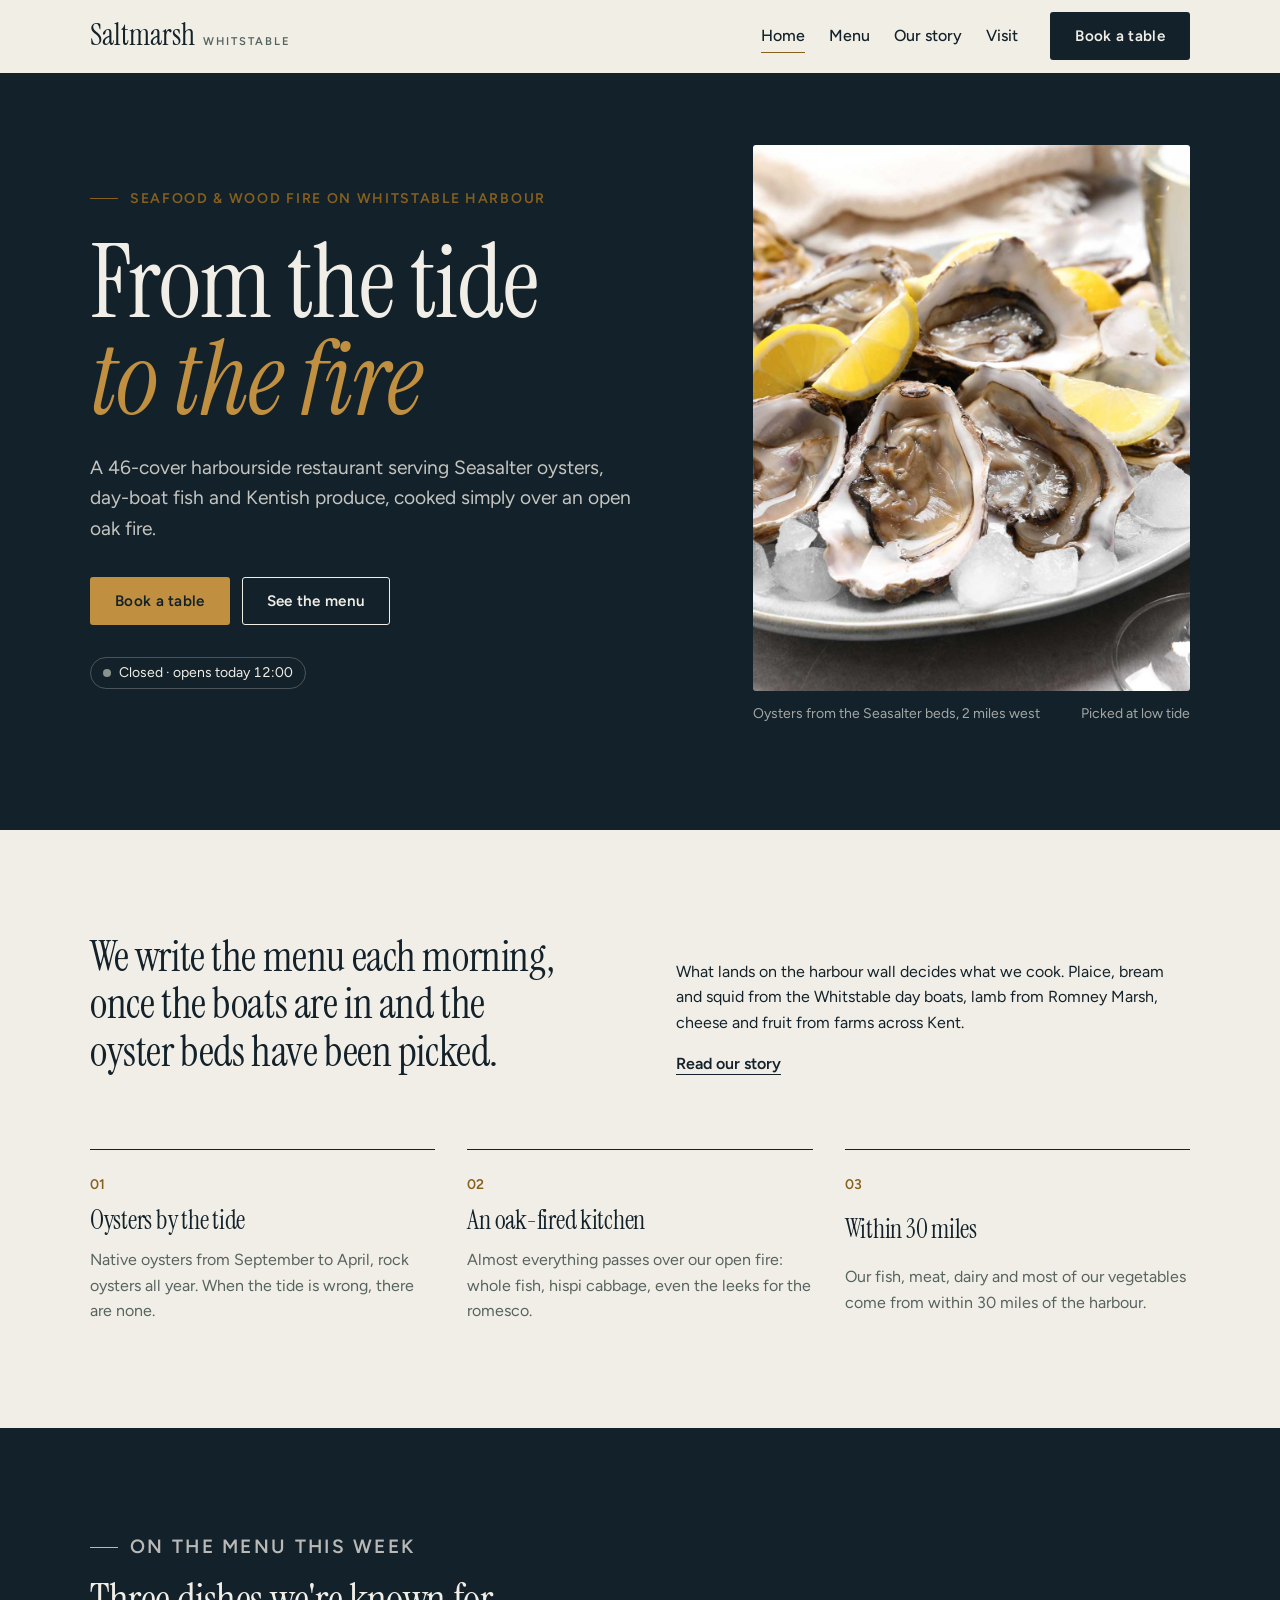
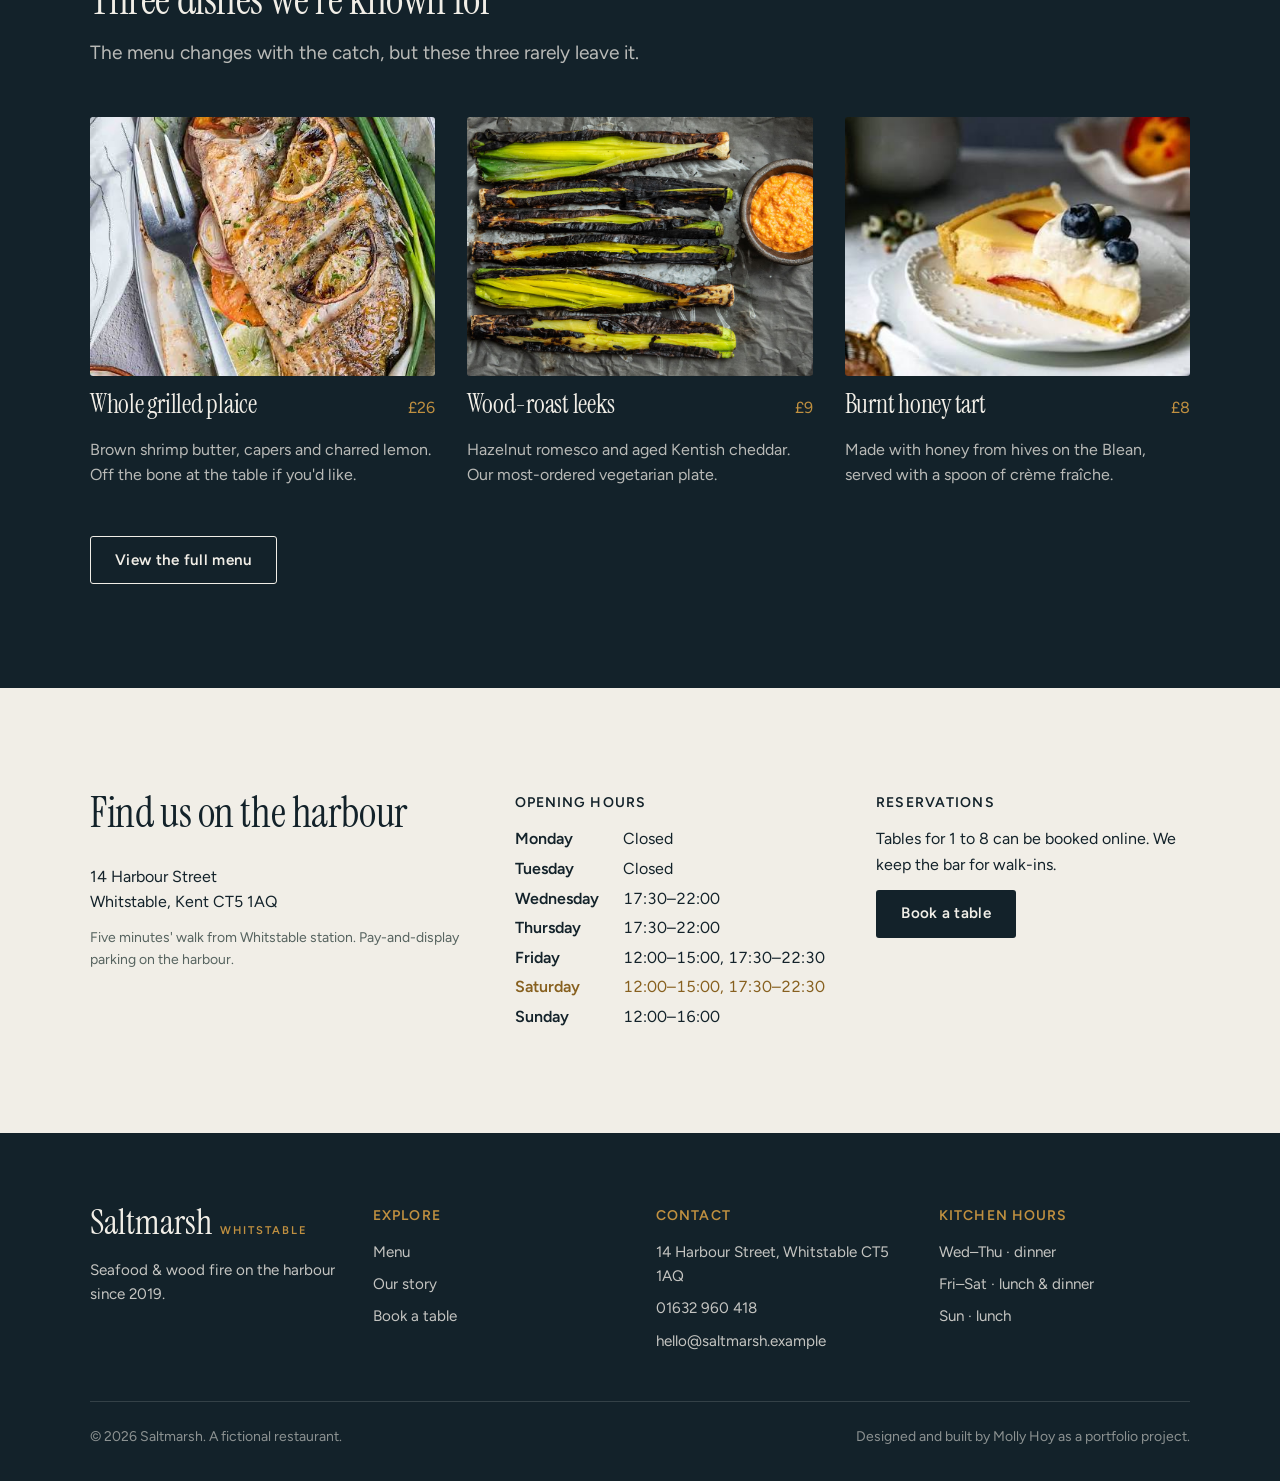
<file: index.html>
<!DOCTYPE html>
<!-- ==========================================================================
     SALTMARSH — Home page (index.html)
     --------------------------------------------------------------------------
     "index.html" is the file a web server shows by default, so this is the
     page people land on when they visit the site's address.

     Page structure:
       <header>  site header + navigation (same on every page)
       <main>    1. Hero  2. Intro + highlights  3. Signature dishes  4. Visit us
       <footer>  site footer (same on every page)
     ========================================================================== -->
<html lang="en-GB">
<head>
  <!-- Character encoding: lets the page show £, é, – and other symbols. -->
  <meta charset="UTF-8">

  <!-- Makes the page scale properly on phones instead of showing a
       zoomed-out desktop version. Essential for responsive design. -->
  <meta name="viewport" content="width=device-width, initial-scale=1">

  <!-- Shown in Google results and when the link is shared. -->
  <meta name="description" content="Saltmarsh is a seafood and wood-fire restaurant on Whitstable harbour, serving Seasalter oysters, day-boat fish and Kentish produce.">

  <!-- Colours the browser's address bar on some phones. -->
  <meta name="theme-color" content="#13222a">

  <title>Saltmarsh — Seafood &amp; Wood Fire, Whitstable</title>

  <!-- Favicon (the tiny icon in the browser tab), drawn as an inline SVG. -->
  <link rel="icon" href="data:image/svg+xml,%3Csvg xmlns='http://www.w3.org/2000/svg' viewBox='0 0 64 64'%3E%3Crect width='64' height='64' rx='8' fill='%2313222a'/%3E%3Ctext x='32' y='45' font-family='Georgia,serif' font-size='40' text-anchor='middle' fill='%23c09040'%3ES%3C/text%3E%3C/svg%3E">

  <!-- Google Fonts. "preconnect" starts the connection early so fonts load faster. -->
  <link rel="preconnect" href="https://fonts.googleapis.com">
  <link rel="preconnect" href="https://fonts.gstatic.com" crossorigin>
  <link rel="stylesheet" href="https://fonts.googleapis.com/css2?family=Figtree:wght@400;500;600;700&family=Instrument+Serif:ital@0;1&display=swap">

  <!-- Our own stylesheet, shared by every page. -->
  <link rel="stylesheet" href="css/styles.css">
</head>

<body>
  <!-- Lets keyboard users jump straight past the navigation. -->
  <a class="skip-link" href="#main">Skip to content</a>

  <!-- ===================== SITE HEADER ===================== -->
  <header class="site-header">
    <div class="container site-header__inner">
      <a class="logo" href="index.html" aria-label="Saltmarsh home page">
        <span class="logo__name">Saltmarsh</span>
        <span class="logo__place">Whitstable</span>
      </a>

      <!-- Hamburger button: only visible on small screens (see styles.css §5).
           aria-controls links it to the nav it opens; aria-expanded says
           whether it's currently open. main.js keeps these up to date. -->
      <button class="nav-toggle" type="button" aria-expanded="false" aria-controls="site-nav" aria-label="Open menu">
        <span class="nav-toggle__bars"></span>
      </button>

      <nav class="site-nav" id="site-nav" aria-label="Main">
        <ul class="site-nav__list">
          <!-- aria-current="page" marks the page we're on (styled with an underline). -->
          <li><a href="index.html" aria-current="page">Home</a></li>
          <li><a href="menu.html">Menu</a></li>
          <li><a href="about.html">Our story</a></li>
          <li><a href="book.html">Visit</a></li>
        </ul>
        <a class="btn btn--ink" href="book.html">Book a table</a>
      </nav>
    </div>
  </header>

  <main id="main">

    <!-- ===================== 1. HERO ===================== -->
    <section class="home-hero" aria-labelledby="hero-title">
      <div class="container home-hero__grid">
        <div>
          <p class="label load-in">Seafood &amp; wood fire on Whitstable harbour</p>

          <h1 id="hero-title" class="load-in load-in--2">From the tide <em>to the fire</em></h1>

          <p class="home-hero__lead load-in load-in--3">
            A 46-cover harbourside restaurant serving Seasalter oysters, day-boat
            fish and Kentish produce, cooked simply over an open oak fire.
          </p>

          <div class="home-hero__actions load-in load-in--3">
            <a class="btn btn--primary" href="book.html">Book a table</a>
            <a class="btn btn--ghost" href="menu.html">See the menu</a>
          </div>

          <!-- main.js fills in the text, e.g. "Open now · until 22:00". -->
          <p class="status-pill load-in load-in--3" data-open-status style="margin-top: 2rem">
            <span class="status-pill__dot" aria-hidden="true"></span>
            <span class="status-pill__text">Checking opening hours…</span>
          </p>
        </div>

        <div class="home-hero__media load-in load-in--2">
          <!-- data-label is the text shown if the photo file is missing. -->
          <figure class="photo photo--tall" data-label="Photo: rock oysters on crushed ice">
            <img src="images/hero-oysters.jpg" alt="A tray of rock oysters on crushed ice with lemon halves" width="800" height="1000">
          </figure>
          <p class="tide-note">
            <span>Oysters from the Seasalter beds, 2 miles west</span>
            <span>Picked at low tide</span>
          </p>
        </div>
      </div>
    </section>


    <!-- ===================== 2. INTRO + HIGHLIGHTS ===================== -->
    <section class="section" aria-labelledby="intro-title">
      <div class="container">
        <div class="intro__grid reveal">
          <h2 id="intro-title" class="intro__statement">
            We write the menu each morning, once the boats are in and the
            oyster beds have been picked.
          </h2>
          <div class="prose">
            <p>
              What lands on the harbour wall decides what we cook. Plaice, bream
              and squid from the Whitstable day boats, lamb from Romney Marsh,
              cheese and fruit from farms across Kent.
            </p>
            <p><a class="text-link" href="about.html">Read our story</a></p>
          </div>
        </div>

        <!-- An ordered list, because the numbering (01, 02, 03) is part of the design. -->
        <ol class="highlights">
          <li class="highlight reveal">
            <h3>Oysters by the tide</h3>
            <p>Native oysters from September to April, rock oysters all year. When the tide is wrong, there are none.</p>
          </li>
          <li class="highlight reveal">
            <h3>An oak-fired kitchen</h3>
            <p>Almost everything passes over our open fire: whole fish, hispi cabbage, even the leeks for the romesco.</p>
          </li>
          <li class="highlight reveal">
            <h3>Within 30 miles</h3>
            <p>Our fish, meat, dairy and most of our vegetables come from within 30 miles of the harbour.</p>
          </li>
        </ol>
      </div>
    </section>


    <!-- ===================== 3. SIGNATURE DISHES ===================== -->
    <section class="section section--dark" aria-labelledby="dishes-title">
      <div class="container">
        <div class="section-head reveal">
          <p class="label">On the menu this week</p>
          <h2 id="dishes-title">Three dishes we're known for</h2>
          <p>The menu changes with the catch, but these three rarely leave it.</p>
        </div>

        <div class="dish-cards">
          <article class="dish-card reveal">
            <figure class="photo photo--marsh" data-label="Photo: whole grilled plaice">
              <img src="images/dish-plaice.jpg" alt="Whole grilled plaice with brown shrimp butter" loading="lazy" width="800" height="600">
            </figure>
            <div class="dish-card__head">
              <h3>Whole grilled plaice</h3>
              <span class="price">£26</span>
            </div>
            <p>Brown shrimp butter, capers and charred lemon. Off the bone at the table if you'd like.</p>
          </article>

          <article class="dish-card reveal">
            <figure class="photo" data-label="Photo: wood-roast leeks">
              <img src="images/dish-leeks.jpg" alt="Charred leeks with hazelnut romesco" loading="lazy" width="800" height="600">
            </figure>
            <div class="dish-card__head">
              <h3>Wood-roast leeks</h3>
              <span class="price">£9</span>
            </div>
            <p>Hazelnut romesco and aged Kentish cheddar. Our most-ordered vegetarian plate.</p>
          </article>

          <article class="dish-card reveal">
            <figure class="photo photo--sand" data-label="Photo: burnt honey tart">
              <img src="images/dish-tart.jpg" alt="A slice of burnt honey tart with crème fraîche" loading="lazy" width="800" height="600">
            </figure>
            <div class="dish-card__head">
              <h3>Burnt honey tart</h3>
              <span class="price">£8</span>
            </div>
            <p>Made with honey from hives on the Blean, served with a spoon of crème fraîche.</p>
          </article>
        </div>

        <p class="section-foot">
          <a class="btn btn--ghost" href="menu.html">View the full menu</a>
        </p>
      </div>
    </section>


    <!-- ===================== 4. VISIT US ===================== -->
    <section class="section" aria-labelledby="visit-title">
      <div class="container visit__grid">
        <div class="visit__block reveal">
          <h2 id="visit-title">Find us on the harbour</h2>
          <!-- <address> is the correct HTML element for contact details. -->
          <address>
            14 Harbour Street<br>
            Whitstable, Kent CT5 1AQ
          </address>
          <p class="field__hint">Five minutes' walk from Whitstable station. Pay-and-display parking on the harbour.</p>
        </div>

        <div class="visit__block reveal">
          <h4>Opening hours</h4>
          <!-- A description list (<dl>): each <dt> is a day, each <dd> its hours.
               data-day matches JavaScript's day numbers (0 = Sunday) so
               main.js can highlight today. -->
          <dl class="hours-list">
            <dt data-day="1">Monday</dt>    <dd data-day="1">Closed</dd>
            <dt data-day="2">Tuesday</dt>   <dd data-day="2">Closed</dd>
            <dt data-day="3">Wednesday</dt> <dd data-day="3">17:30–22:00</dd>
            <dt data-day="4">Thursday</dt>  <dd data-day="4">17:30–22:00</dd>
            <dt data-day="5">Friday</dt>    <dd data-day="5">12:00–15:00, 17:30–22:30</dd>
            <dt data-day="6">Saturday</dt>  <dd data-day="6">12:00–15:00, 17:30–22:30</dd>
            <dt data-day="0">Sunday</dt>    <dd data-day="0">12:00–16:00</dd>
          </dl>
        </div>

        <div class="visit__block reveal">
          <h4>Reservations</h4>
          <p>Tables for 1 to 8 can be booked online. We keep the bar for walk-ins.</p>
          <p><a class="btn btn--ink" href="book.html">Book a table</a></p>
        </div>
      </div>
    </section>

  </main>

  <!-- ===================== SITE FOOTER ===================== -->
  <footer class="site-footer">
    <div class="container">
      <div class="site-footer__grid">
        <div>
          <a class="logo" href="index.html">
            <span class="logo__name">Saltmarsh</span>
            <span class="logo__place">Whitstable</span>
          </a>
          <p style="margin-top: 1rem">Seafood &amp; wood fire on the harbour since 2019.</p>
        </div>

        <div>
          <h4>Explore</h4>
          <ul>
            <li><a href="menu.html">Menu</a></li>
            <li><a href="about.html">Our story</a></li>
            <li><a href="book.html">Book a table</a></li>
          </ul>
        </div>

        <div>
          <h4>Contact</h4>
          <ul>
            <li>14 Harbour Street, Whitstable CT5 1AQ</li>
            <li>01632 960 418</li>
            <li>hello@saltmarsh.example</li>
          </ul>
        </div>

        <div>
          <h4>Kitchen hours</h4>
          <ul>
            <li>Wed–Thu · dinner</li>
            <li>Fri–Sat · lunch &amp; dinner</li>
            <li>Sun · lunch</li>
          </ul>
        </div>
      </div>

      <div class="site-footer__bottom">
        <!-- main.js puts the current year in [data-year]. -->
        <p>© <span data-year>2026</span> Saltmarsh. A fictional restaurant.</p>
        <p>Designed and built by Molly Hoy as a portfolio project.</p>
      </div>
    </div>
  </footer>

  <!-- Scripts go last, so the HTML above has loaded before they run. -->
  <script src="js/main.js"></script>
</body>
</html>
</file>
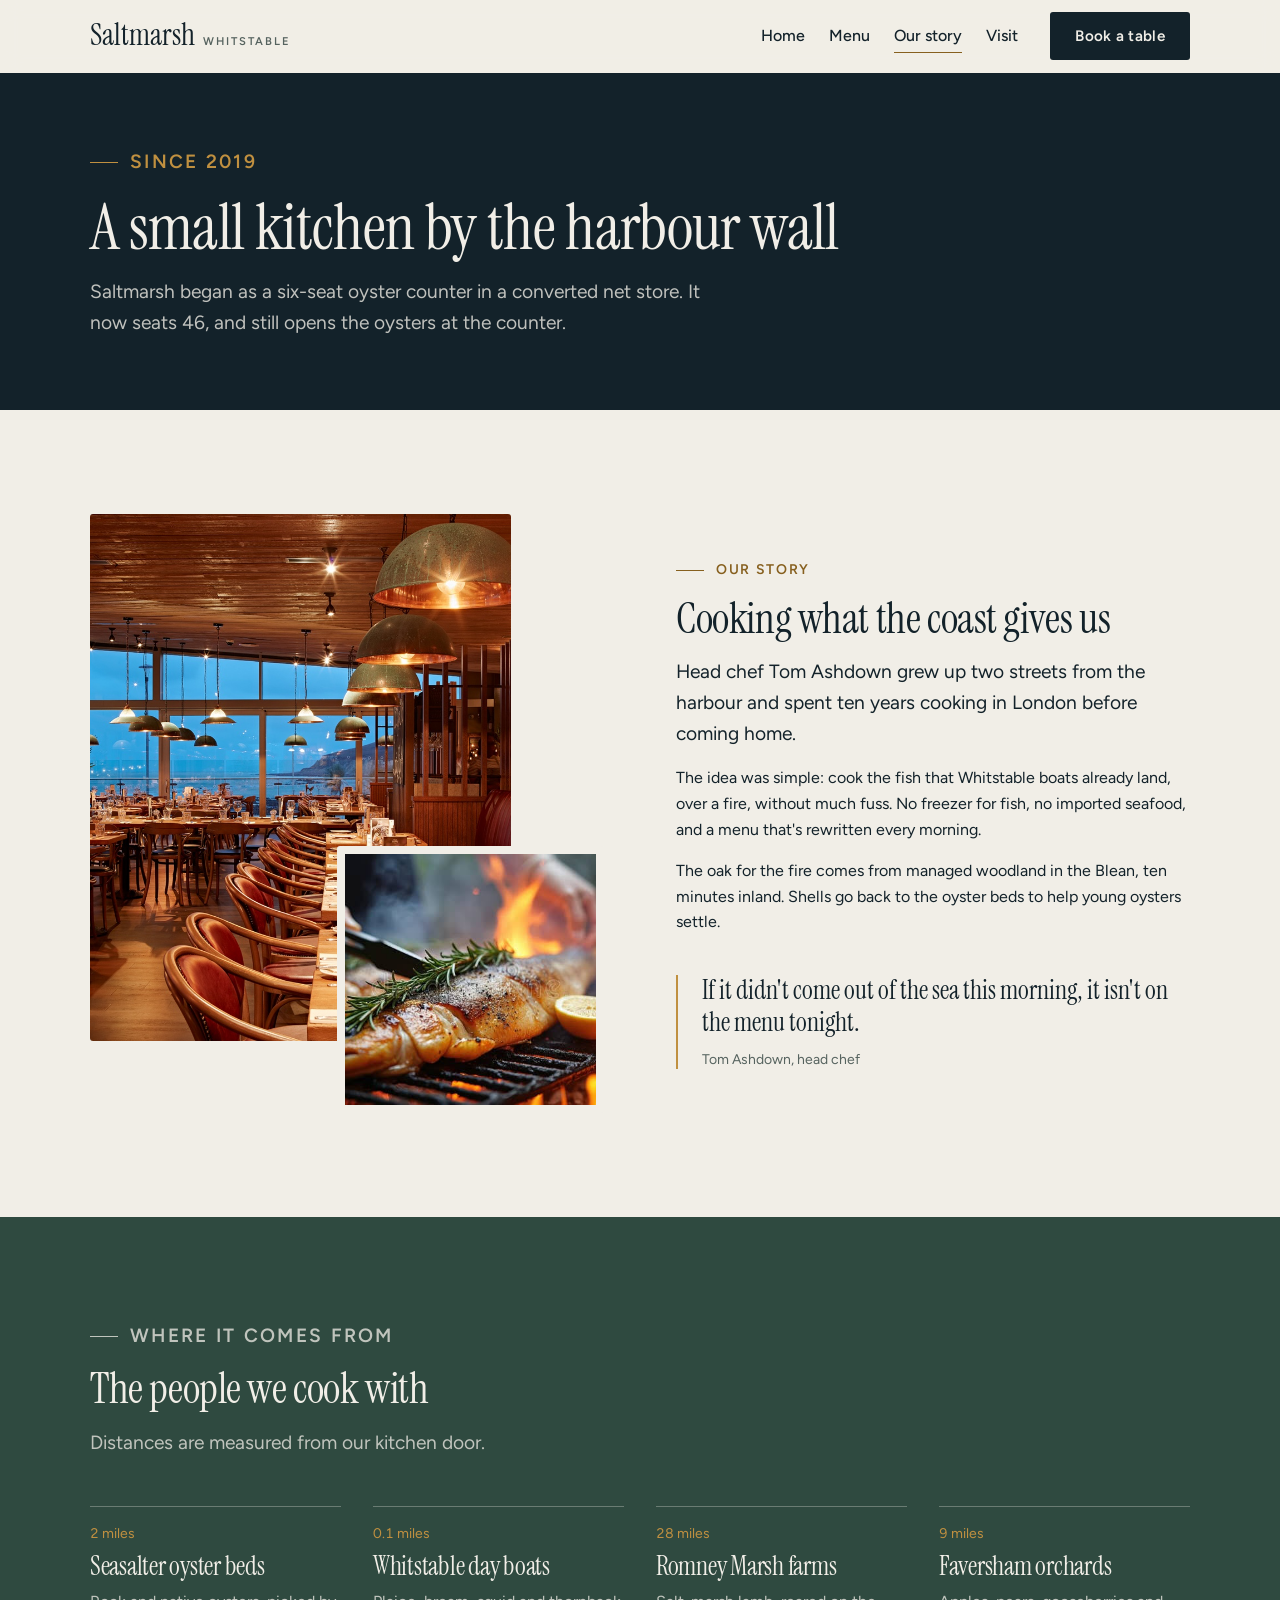
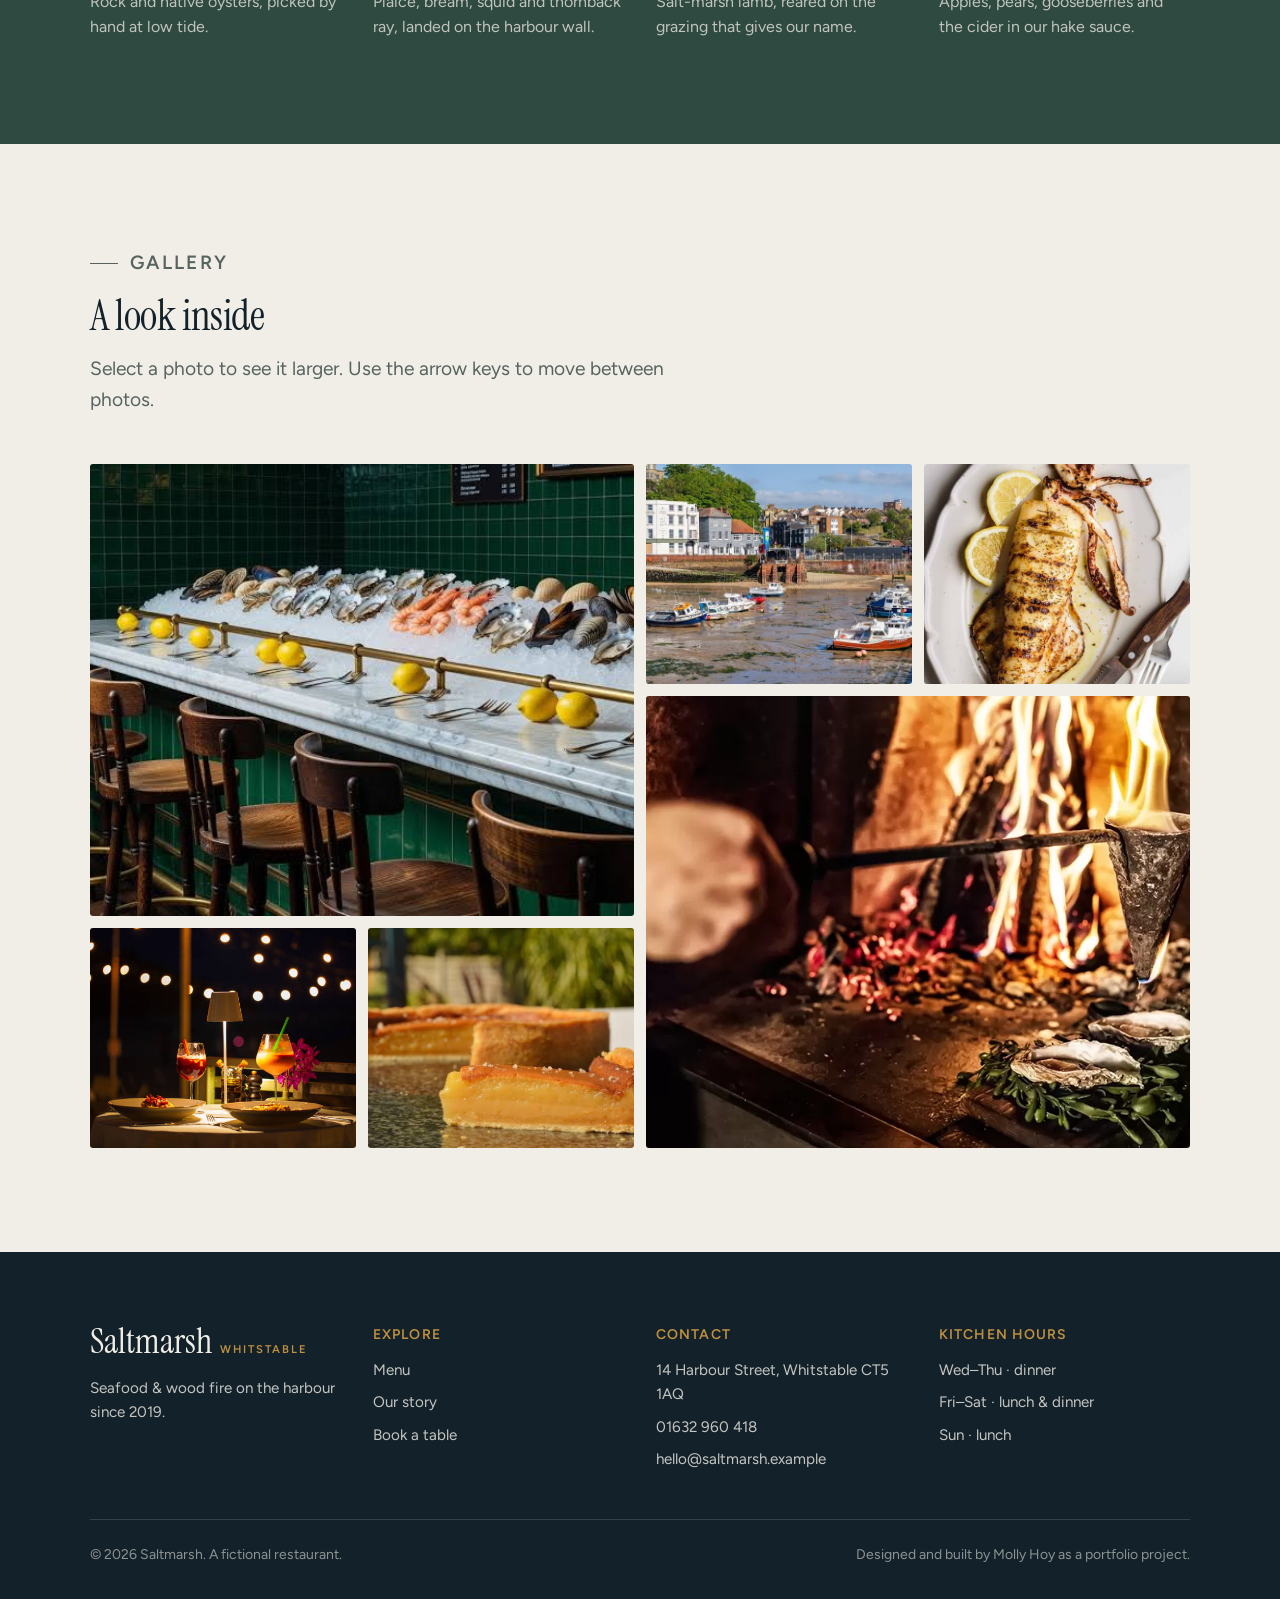
<file: about.html>
<!DOCTYPE html>
<!-- ==========================================================================
     SALTMARSH — Our story (about.html)
     --------------------------------------------------------------------------
     Sections: 1. Page hero  2. Story  3. Suppliers  4. Photo gallery
     The gallery opens a "lightbox" (full-screen photo viewer) built in
     about.js.
     ========================================================================== -->
<html lang="en-GB">
<head>
  <meta charset="UTF-8">
  <meta name="viewport" content="width=device-width, initial-scale=1">
  <meta name="description" content="The story of Saltmarsh, a harbourside seafood restaurant in Whitstable, and the Kent farmers, fishers and growers we cook with.">
  <meta name="theme-color" content="#13222a">
  <title>Our story — Saltmarsh, Whitstable</title>
  <link rel="icon" href="data:image/svg+xml,%3Csvg xmlns='http://www.w3.org/2000/svg' viewBox='0 0 64 64'%3E%3Crect width='64' height='64' rx='8' fill='%2313222a'/%3E%3Ctext x='32' y='45' font-family='Georgia,serif' font-size='40' text-anchor='middle' fill='%23c09040'%3ES%3C/text%3E%3C/svg%3E">
  <link rel="preconnect" href="https://fonts.googleapis.com">
  <link rel="preconnect" href="https://fonts.gstatic.com" crossorigin>
  <link rel="stylesheet" href="https://fonts.googleapis.com/css2?family=Figtree:wght@400;500;600;700&family=Instrument+Serif:ital@0;1&display=swap">
  <link rel="stylesheet" href="css/styles.css">
</head>

<body>
  <a class="skip-link" href="#main">Skip to content</a>

  <!-- ===================== SITE HEADER ===================== -->
  <header class="site-header">
    <div class="container site-header__inner">
      <a class="logo" href="index.html" aria-label="Saltmarsh home page">
        <span class="logo__name">Saltmarsh</span>
        <span class="logo__place">Whitstable</span>
      </a>
      <button class="nav-toggle" type="button" aria-expanded="false" aria-controls="site-nav" aria-label="Open menu">
        <span class="nav-toggle__bars"></span>
      </button>
      <nav class="site-nav" id="site-nav" aria-label="Main">
        <ul class="site-nav__list">
          <li><a href="index.html">Home</a></li>
          <li><a href="menu.html">Menu</a></li>
          <li><a href="about.html" aria-current="page">Our story</a></li>
          <li><a href="book.html">Visit</a></li>
        </ul>
        <a class="btn btn--ink" href="book.html">Book a table</a>
      </nav>
    </div>
  </header>

  <main id="main">

    <!-- ===================== 1. PAGE HERO ===================== -->
    <section class="page-hero">
      <div class="container">
        <p class="label">Since 2019</p>
        <h1>A small kitchen by the harbour wall</h1>
        <p>Saltmarsh began as a six-seat oyster counter in a converted net store. It now seats 46, and still opens the oysters at the counter.</p>
      </div>
    </section>


    <!-- ===================== 2. STORY ===================== -->
    <section class="section" aria-labelledby="story-title">
      <div class="container story__grid">
        <div class="story__media reveal">
          <figure class="photo photo--tall photo--marsh" data-label="Photo: the dining room at dusk">
            <img src="images/dining-room.jpg" alt="The Saltmarsh dining room at dusk, with candles on wooden tables" loading="lazy" width="800" height="1000">
          </figure>
          <figure class="photo photo--square photo--sand" data-label="Photo: chef at the fire">
            <img src="images/chef-fire.jpg" alt="The head chef turning fish over the oak fire" loading="lazy" width="600" height="600">
          </figure>
        </div>

        <div class="prose reveal">
          <p class="label">Our story</p>
          <h2 id="story-title" style="font-size: var(--step-3)">Cooking what the coast gives us</h2>
          <p class="lead">
            Head chef Tom Ashdown grew up two streets from the harbour and
            spent ten years cooking in London before coming home.
          </p>
          <p>
            The idea was simple: cook the fish that Whitstable boats already
            land, over a fire, without much fuss. No freezer for fish, no
            imported seafood, and a menu that's rewritten every morning.
          </p>
          <p>
            The oak for the fire comes from managed woodland in the Blean, ten
            minutes inland. Shells go back to the oyster beds to help young
            oysters settle.
          </p>
          <!-- <blockquote> is the correct element for a quotation. -->
          <blockquote class="chef-quote">
            If it didn't come out of the sea this morning, it isn't on the menu tonight.
            <cite>Tom Ashdown, head chef</cite>
          </blockquote>
        </div>
      </div>
    </section>


    <!-- ===================== 3. SUPPLIERS ===================== -->
    <section class="section section--marsh" aria-labelledby="suppliers-title">
      <div class="container">
        <div class="section-head reveal">
          <p class="label">Where it comes from</p>
          <h2 id="suppliers-title">The people we cook with</h2>
          <p>Distances are measured from our kitchen door.</p>
        </div>

        <ul class="suppliers">
          <li class="supplier reveal">
            <span class="supplier__miles">2 miles</span>
            <h3>Seasalter oyster beds</h3>
            <p>Rock and native oysters, picked by hand at low tide.</p>
          </li>
          <li class="supplier reveal">
            <span class="supplier__miles">0.1 miles</span>
            <h3>Whitstable day boats</h3>
            <p>Plaice, bream, squid and thornback ray, landed on the harbour wall.</p>
          </li>
          <li class="supplier reveal">
            <span class="supplier__miles">28 miles</span>
            <h3>Romney Marsh farms</h3>
            <p>Salt-marsh lamb, reared on the grazing that gives our name.</p>
          </li>
          <li class="supplier reveal">
            <span class="supplier__miles">9 miles</span>
            <h3>Faversham orchards</h3>
            <p>Apples, pears, gooseberries and the cider in our hake sauce.</p>
          </li>
        </ul>
      </div>
    </section>


    <!-- ===================== 4. GALLERY ===================== -->
    <section class="section" aria-labelledby="gallery-title">
      <div class="container">
        <div class="section-head reveal">
          <p class="label">Gallery</p>
          <h2 id="gallery-title">A look inside</h2>
          <p>Select a photo to see it larger. Use the arrow keys to move between photos.</p>
        </div>

        <!-- Each tile is a <button>, so it can be opened with a keyboard
             (Tab to it, then Enter or Space). -->
        <div class="gallery">
          <button class="gallery__item" type="button" aria-label="Open photo 1 of 6: the oyster counter">
            <figure class="photo" data-label="Photo: the oyster counter">
              <img src="images/gallery-1.jpg" alt="Oysters being opened at the marble counter" loading="lazy" width="1200" height="800">
            </figure>
          </button>
          <button class="gallery__item" type="button" aria-label="Open photo 2 of 6: the harbour at low tide">
            <figure class="photo photo--sand" data-label="Photo: the harbour at low tide">
              <img src="images/gallery-2.jpg" alt="Whitstable harbour at low tide with boats on the mud" loading="lazy" width="1200" height="800">
            </figure>
          </button>
          <button class="gallery__item" type="button" aria-label="Open photo 3 of 6: grilled squid">
            <figure class="photo photo--marsh" data-label="Photo: grilled squid">
              <img src="images/gallery-3.jpg" alt="Grilled squid with samphire on a stoneware plate" loading="lazy" width="1200" height="800">
            </figure>
          </button>
          <button class="gallery__item" type="button" aria-label="Open photo 4 of 6: the oak fire">
            <figure class="photo photo--marsh" data-label="Photo: the oak fire">
              <img src="images/gallery-4.jpg" alt="Flames from the oak fire grill in the open kitchen" loading="lazy" width="1200" height="800">
            </figure>
          </button>
          <button class="gallery__item" type="button" aria-label="Open photo 5 of 6: a table for two">
            <figure class="photo" data-label="Photo: a table for two">
              <img src="images/gallery-5.jpg" alt="A window table for two looking out over the harbour" loading="lazy" width="1200" height="800">
            </figure>
          </button>
          <button class="gallery__item" type="button" aria-label="Open photo 6 of 6: burnt honey tart">
            <figure class="photo photo--sand" data-label="Photo: burnt honey tart">
              <img src="images/gallery-6.jpg" alt="A slice of burnt honey tart with crème fraîche" loading="lazy" width="1200" height="800">
            </figure>
          </button>
        </div>
      </div>
    </section>
  </main>

  <!-- ===================== LIGHTBOX (photo viewer) =====================
       role="dialog" + aria-modal="true" tells screen readers this is a pop-up
       that sits on top of the page. It starts closed; about.js opens it. -->
  <div class="lightbox" id="lightbox" role="dialog" aria-modal="true" aria-label="Photo viewer" aria-hidden="true">
    <button class="lightbox__btn lightbox__close" type="button" aria-label="Close photo viewer">✕</button>
    <button class="lightbox__btn lightbox__prev" type="button" aria-label="Previous photo">←</button>
    <figure class="lightbox__figure">
      <div class="photo" id="lightbox-photo" data-label="">
        <img id="lightbox-img" alt="">
      </div>
      <figcaption class="lightbox__caption" id="lightbox-caption"></figcaption>
    </figure>
    <button class="lightbox__btn lightbox__next" type="button" aria-label="Next photo">→</button>
  </div>

  <!-- ===================== SITE FOOTER ===================== -->
  <footer class="site-footer">
    <div class="container">
      <div class="site-footer__grid">
        <div>
          <a class="logo" href="index.html">
            <span class="logo__name">Saltmarsh</span>
            <span class="logo__place">Whitstable</span>
          </a>
          <p style="margin-top: 1rem">Seafood &amp; wood fire on the harbour since 2019.</p>
        </div>
        <div>
          <h4>Explore</h4>
          <ul>
            <li><a href="menu.html">Menu</a></li>
            <li><a href="about.html">Our story</a></li>
            <li><a href="book.html">Book a table</a></li>
          </ul>
        </div>
        <div>
          <h4>Contact</h4>
          <ul>
            <li>14 Harbour Street, Whitstable CT5 1AQ</li>
            <li>01632 960 418</li>
            <li>hello@saltmarsh.example</li>
          </ul>
        </div>
        <div>
          <h4>Kitchen hours</h4>
          <ul>
            <li>Wed–Thu · dinner</li>
            <li>Fri–Sat · lunch &amp; dinner</li>
            <li>Sun · lunch</li>
          </ul>
        </div>
      </div>
      <div class="site-footer__bottom">
        <p>© <span data-year>2026</span> Saltmarsh. A fictional restaurant.</p>
        <p>Designed and built by Molly Hoy as a portfolio project.</p>
      </div>
    </div>
  </footer>

  <script src="js/main.js"></script>
  <script src="js/about.js"></script>
</body>
</html>
</file>
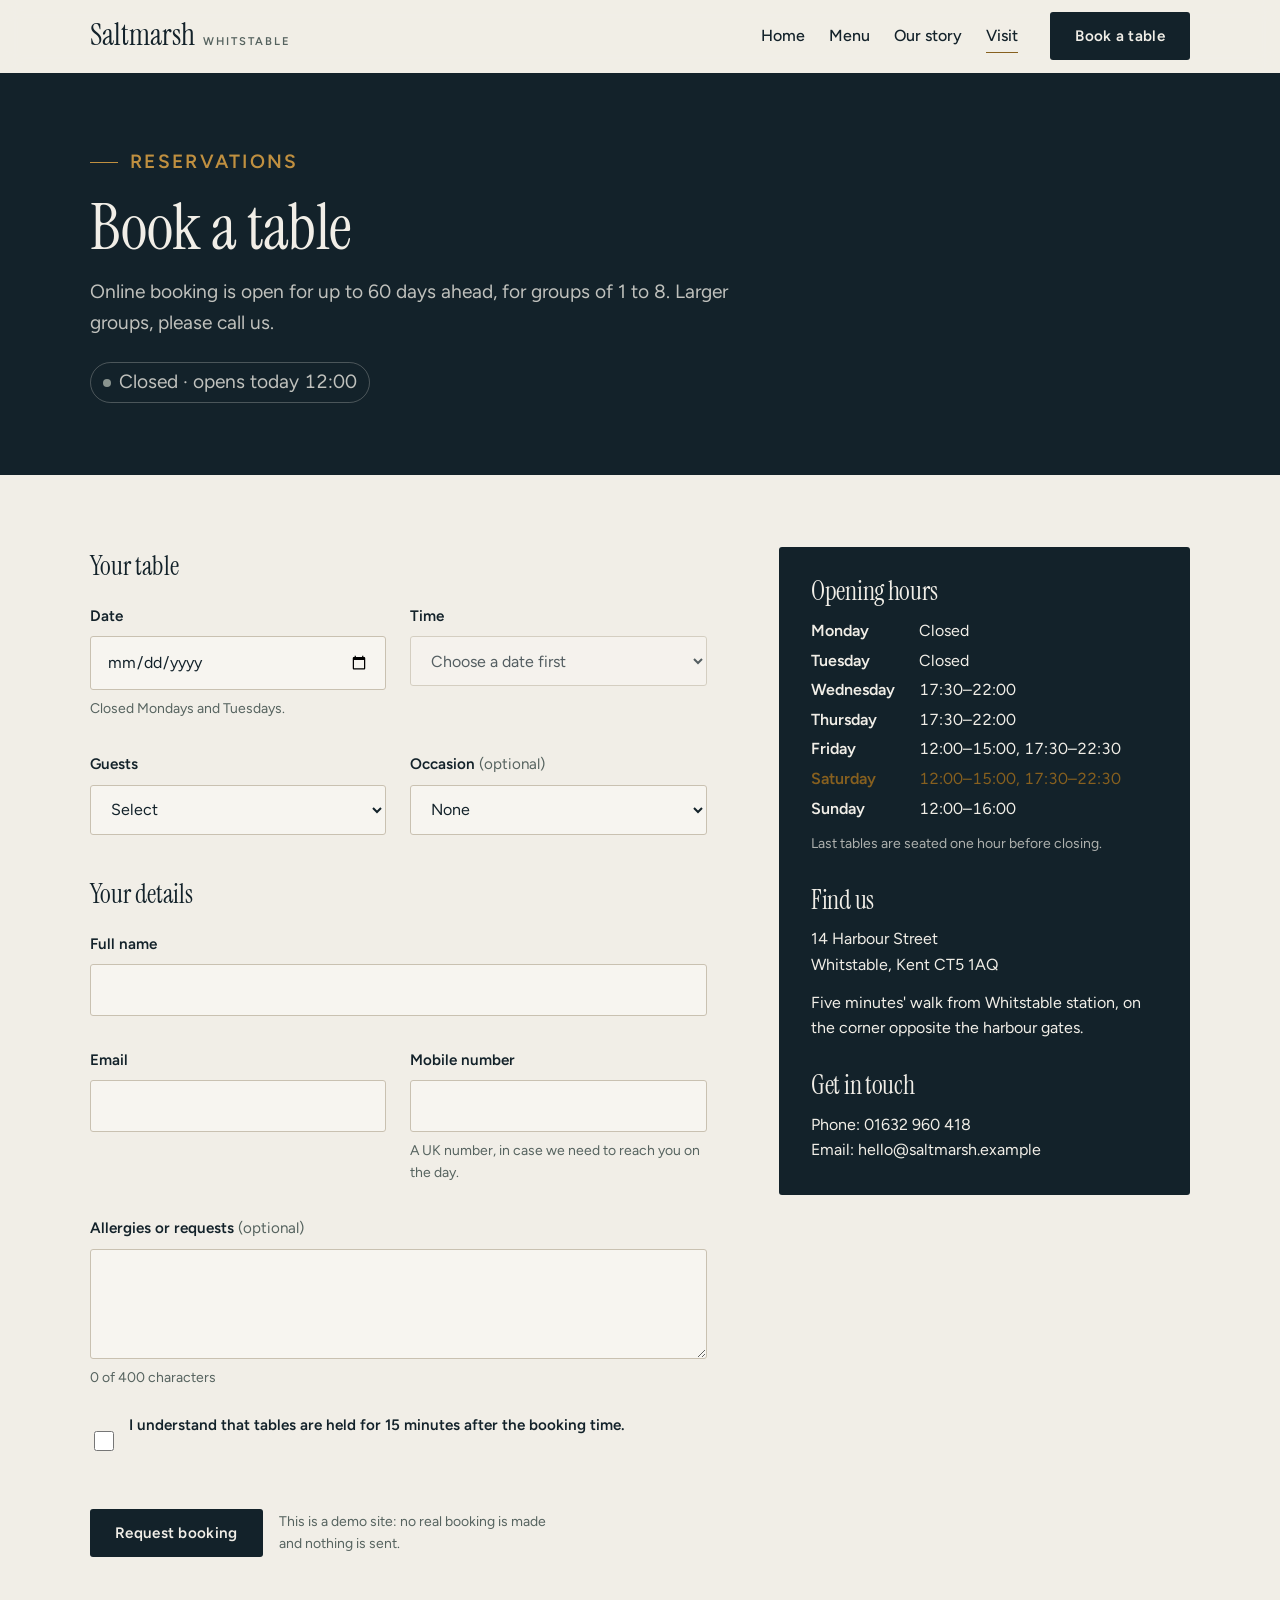
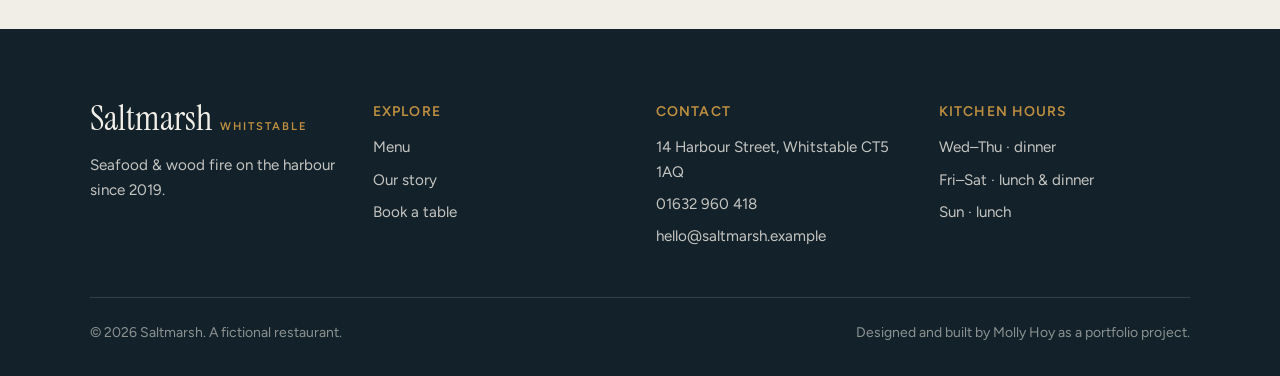
<file: book.html>
<!DOCTYPE html>
<!-- ==========================================================================
     SALTMARSH — Book a table (book.html)
     --------------------------------------------------------------------------
     A booking form with custom validation (booking.js), plus a sidebar with
     opening hours and contact details.

     The <form> has `novalidate`, which turns off the browser's built-in
     error bubbles. We still use HTML attributes like `required` (they help
     screen readers), but booking.js shows our own, friendlier messages.
     ========================================================================== -->
<html lang="en-GB">
<head>
  <meta charset="UTF-8">
  <meta name="viewport" content="width=device-width, initial-scale=1">
  <meta name="description" content="Book a table at Saltmarsh, Whitstable. Opening hours, address and how to find us.">
  <meta name="theme-color" content="#13222a">
  <title>Book a table — Saltmarsh, Whitstable</title>
  <link rel="icon" href="data:image/svg+xml,%3Csvg xmlns='http://www.w3.org/2000/svg' viewBox='0 0 64 64'%3E%3Crect width='64' height='64' rx='8' fill='%2313222a'/%3E%3Ctext x='32' y='45' font-family='Georgia,serif' font-size='40' text-anchor='middle' fill='%23c09040'%3ES%3C/text%3E%3C/svg%3E">
  <link rel="preconnect" href="https://fonts.googleapis.com">
  <link rel="preconnect" href="https://fonts.gstatic.com" crossorigin>
  <link rel="stylesheet" href="https://fonts.googleapis.com/css2?family=Figtree:wght@400;500;600;700&family=Instrument+Serif:ital@0;1&display=swap">
  <link rel="stylesheet" href="css/styles.css">
</head>

<body>
  <a class="skip-link" href="#main">Skip to content</a>

  <!-- ===================== SITE HEADER ===================== -->
  <header class="site-header">
    <div class="container site-header__inner">
      <a class="logo" href="index.html" aria-label="Saltmarsh home page">
        <span class="logo__name">Saltmarsh</span>
        <span class="logo__place">Whitstable</span>
      </a>
      <button class="nav-toggle" type="button" aria-expanded="false" aria-controls="site-nav" aria-label="Open menu">
        <span class="nav-toggle__bars"></span>
      </button>
      <nav class="site-nav" id="site-nav" aria-label="Main">
        <ul class="site-nav__list">
          <li><a href="index.html">Home</a></li>
          <li><a href="menu.html">Menu</a></li>
          <li><a href="about.html">Our story</a></li>
          <li><a href="book.html" aria-current="page">Visit</a></li>
        </ul>
        <a class="btn btn--ink" href="book.html">Book a table</a>
      </nav>
    </div>
  </header>

  <main id="main">

    <!-- ===================== PAGE HERO ===================== -->
    <section class="page-hero">
      <div class="container">
        <p class="label">Reservations</p>
        <h1>Book a table</h1>
        <p>Online booking is open for up to 60 days ahead, for groups of 1 to 8. Larger groups, please call us.</p>
        <p class="status-pill" data-open-status style="margin-top: 1.5rem">
          <span class="status-pill__dot" aria-hidden="true"></span>
          <span class="status-pill__text">Checking opening hours…</span>
        </p>
      </div>
    </section>

    <section class="section section--tight">
      <div class="container booking__grid">

        <div>
          <!-- ===================== BOOKING FORM ===================== -->
          <form class="booking-form" id="booking-form" novalidate>

            <!-- Fieldset 1: the booking itself -->
            <fieldset>
              <legend>Your table</legend>

              <div class="field">
                <label for="date">Date</label>
                <!-- aria-describedby links the field to its hint and error text,
                     so screen readers read them out with the label. -->
                <input type="date" id="date" name="date" required aria-describedby="date-hint date-error">
                <p class="field__hint" id="date-hint">Closed Mondays and Tuesdays.</p>
                <p class="field__error" id="date-error"></p>
              </div>

              <div class="field">
                <label for="time">Time</label>
                <!-- Starts disabled; booking.js fills it with times for the chosen day. -->
                <select id="time" name="time" required disabled aria-describedby="time-error">
                  <option value="">Choose a date first</option>
                </select>
                <p class="field__error" id="time-error"></p>
              </div>

              <div class="field">
                <label for="guests">Guests</label>
                <select id="guests" name="guests" required aria-describedby="guests-error">
                  <option value="">Select</option>
                  <option value="1">1 guest</option>
                  <option value="2">2 guests</option>
                  <option value="3">3 guests</option>
                  <option value="4">4 guests</option>
                  <option value="5">5 guests</option>
                  <option value="6">6 guests</option>
                  <option value="7">7 guests</option>
                  <option value="8">8 guests</option>
                  <option value="9+">9 or more</option>
                </select>
                <p class="field__error" id="guests-error"></p>
              </div>

              <div class="field">
                <label for="occasion">Occasion <span class="optional">(optional)</span></label>
                <select id="occasion" name="occasion">
                  <option value="">None</option>
                  <option>Birthday</option>
                  <option>Anniversary</option>
                  <option>Business</option>
                  <option>Other celebration</option>
                </select>
              </div>

              <!-- Shown by booking.js when "9 or more" is chosen. -->
              <p class="notice" id="large-group" hidden>
                For groups of 9 or more we offer a set menu in our back room.
                Please call us on <strong>01632 960 418</strong> to arrange it.
              </p>
            </fieldset>

            <!-- Fieldset 2: contact details -->
            <fieldset>
              <legend>Your details</legend>

              <div class="field field--full">
                <label for="name">Full name</label>
                <input type="text" id="name" name="name" autocomplete="name" required aria-describedby="name-error">
                <p class="field__error" id="name-error"></p>
              </div>

              <div class="field">
                <label for="email">Email</label>
                <!-- type="email" brings up the @ keyboard on phones. -->
                <input type="email" id="email" name="email" autocomplete="email" required aria-describedby="email-error">
                <p class="field__error" id="email-error"></p>
              </div>

              <div class="field">
                <label for="phone">Mobile number</label>
                <!-- type="tel" brings up the number keypad on phones. -->
                <input type="tel" id="phone" name="phone" autocomplete="tel" required aria-describedby="phone-hint phone-error">
                <p class="field__hint" id="phone-hint">A UK number, in case we need to reach you on the day.</p>
                <p class="field__error" id="phone-error"></p>
              </div>

              <div class="field field--full">
                <label for="requests">Allergies or requests <span class="optional">(optional)</span></label>
                <textarea id="requests" name="requests" maxlength="400" aria-describedby="requests-hint"></textarea>
                <p class="field__hint" id="requests-hint"><span id="requests-count">0</span> of 400 characters</p>
              </div>

              <div class="field field--full">
                <label class="consent" for="consent">
                  <input type="checkbox" id="consent" name="consent" required aria-describedby="consent-error">
                  <span>I understand that tables are held for 15 minutes after the booking time.</span>
                </label>
                <p class="field__error" id="consent-error"></p>
              </div>
            </fieldset>

            <div class="form-actions">
              <button class="btn btn--ink" type="submit">Request booking</button>
              <p class="field__hint">This is a demo site: no real booking is made and nothing is sent.</p>
            </div>
          </form>

          <!-- ===================== CONFIRMATION =====================
               tabindex="-1" lets JavaScript move focus here, so screen
               readers announce the confirmation straight away. -->
          <div class="confirmation" id="confirmation" tabindex="-1" hidden>
            <p class="label">Request received</p>
            <h2>Thank you, <span id="confirm-name"></span></h2>
            <dl class="summary" id="confirm-summary"></dl>
            <p class="demo-note">This is a demo: no booking has been made and no email has been sent. On a live site, the details would be sent to a booking system here.</p>
            <p><button class="btn btn--ghost" type="button" id="book-again">Make another booking</button></p>
          </div>
        </div>

        <!-- ===================== SIDEBAR ===================== -->
        <aside class="booking-aside" aria-label="Opening hours and contact details">
          <div>
            <h2>Opening hours</h2>
            <dl class="hours-list">
              <dt data-day="1">Monday</dt>    <dd data-day="1">Closed</dd>
              <dt data-day="2">Tuesday</dt>   <dd data-day="2">Closed</dd>
              <dt data-day="3">Wednesday</dt> <dd data-day="3">17:30–22:00</dd>
              <dt data-day="4">Thursday</dt>  <dd data-day="4">17:30–22:00</dd>
              <dt data-day="5">Friday</dt>    <dd data-day="5">12:00–15:00, 17:30–22:30</dd>
              <dt data-day="6">Saturday</dt>  <dd data-day="6">12:00–15:00, 17:30–22:30</dd>
              <dt data-day="0">Sunday</dt>    <dd data-day="0">12:00–16:00</dd>
            </dl>
            <p class="field__hint" style="color: rgb(241 238 231 / 0.7); margin-top: 0.75rem">Last tables are seated one hour before closing.</p>
          </div>

          <div>
            <h2>Find us</h2>
            <address>
              14 Harbour Street<br>
              Whitstable, Kent CT5 1AQ
            </address>
            <p style="margin-top: 0.75rem">Five minutes' walk from Whitstable station, on the corner opposite the harbour gates.</p>
          </div>

          <div>
            <h2>Get in touch</h2>
            <p>Phone: 01632 960 418<br>Email: hello@saltmarsh.example</p>
          </div>
        </aside>
      </div>
    </section>
  </main>

  <!-- ===================== SITE FOOTER ===================== -->
  <footer class="site-footer">
    <div class="container">
      <div class="site-footer__grid">
        <div>
          <a class="logo" href="index.html">
            <span class="logo__name">Saltmarsh</span>
            <span class="logo__place">Whitstable</span>
          </a>
          <p style="margin-top: 1rem">Seafood &amp; wood fire on the harbour since 2019.</p>
        </div>
        <div>
          <h4>Explore</h4>
          <ul>
            <li><a href="menu.html">Menu</a></li>
            <li><a href="about.html">Our story</a></li>
            <li><a href="book.html">Book a table</a></li>
          </ul>
        </div>
        <div>
          <h4>Contact</h4>
          <ul>
            <li>14 Harbour Street, Whitstable CT5 1AQ</li>
            <li>01632 960 418</li>
            <li>hello@saltmarsh.example</li>
          </ul>
        </div>
        <div>
          <h4>Kitchen hours</h4>
          <ul>
            <li>Wed–Thu · dinner</li>
            <li>Fri–Sat · lunch &amp; dinner</li>
            <li>Sun · lunch</li>
          </ul>
        </div>
      </div>
      <div class="site-footer__bottom">
        <p>© <span data-year>2026</span> Saltmarsh. A fictional restaurant.</p>
        <p>Designed and built by Molly Hoy as a portfolio project.</p>
      </div>
    </div>
  </footer>

  <script src="js/main.js"></script>
  <script src="js/booking.js"></script>
</body>
</html>
</file>
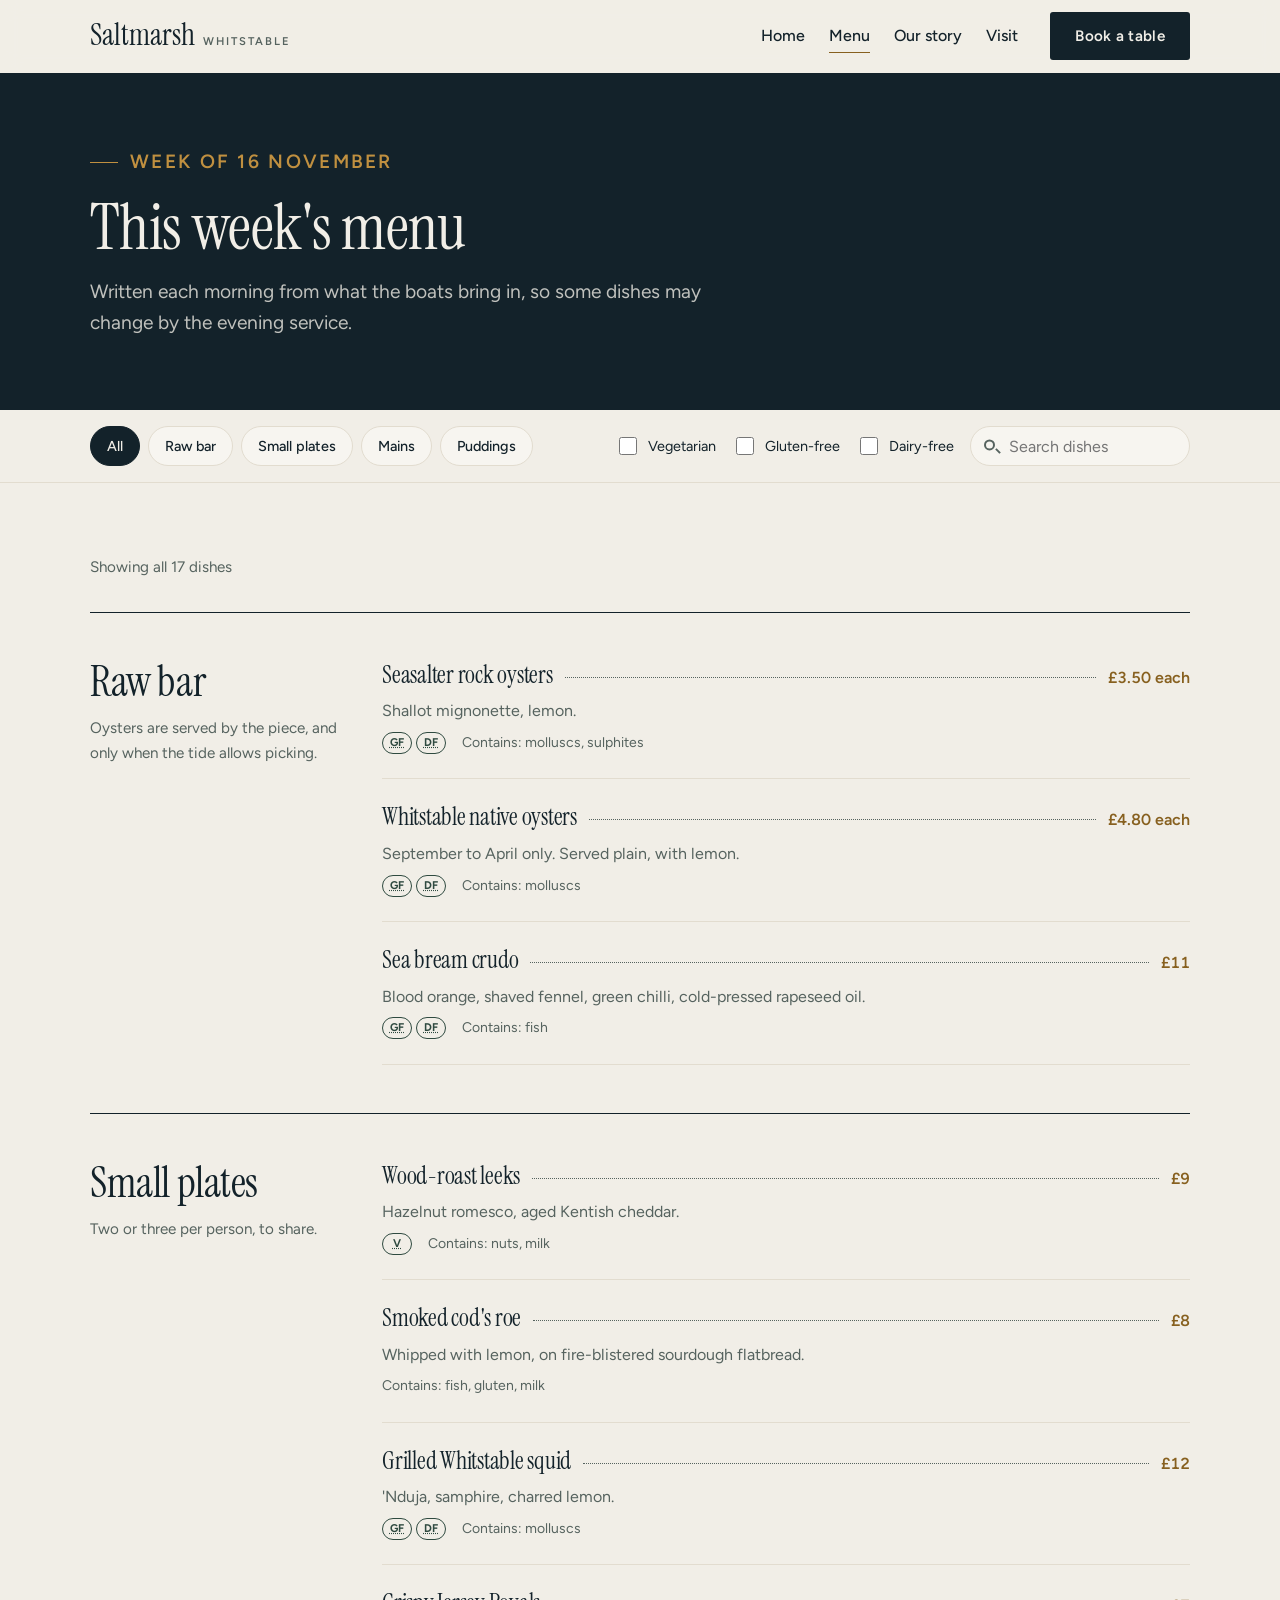
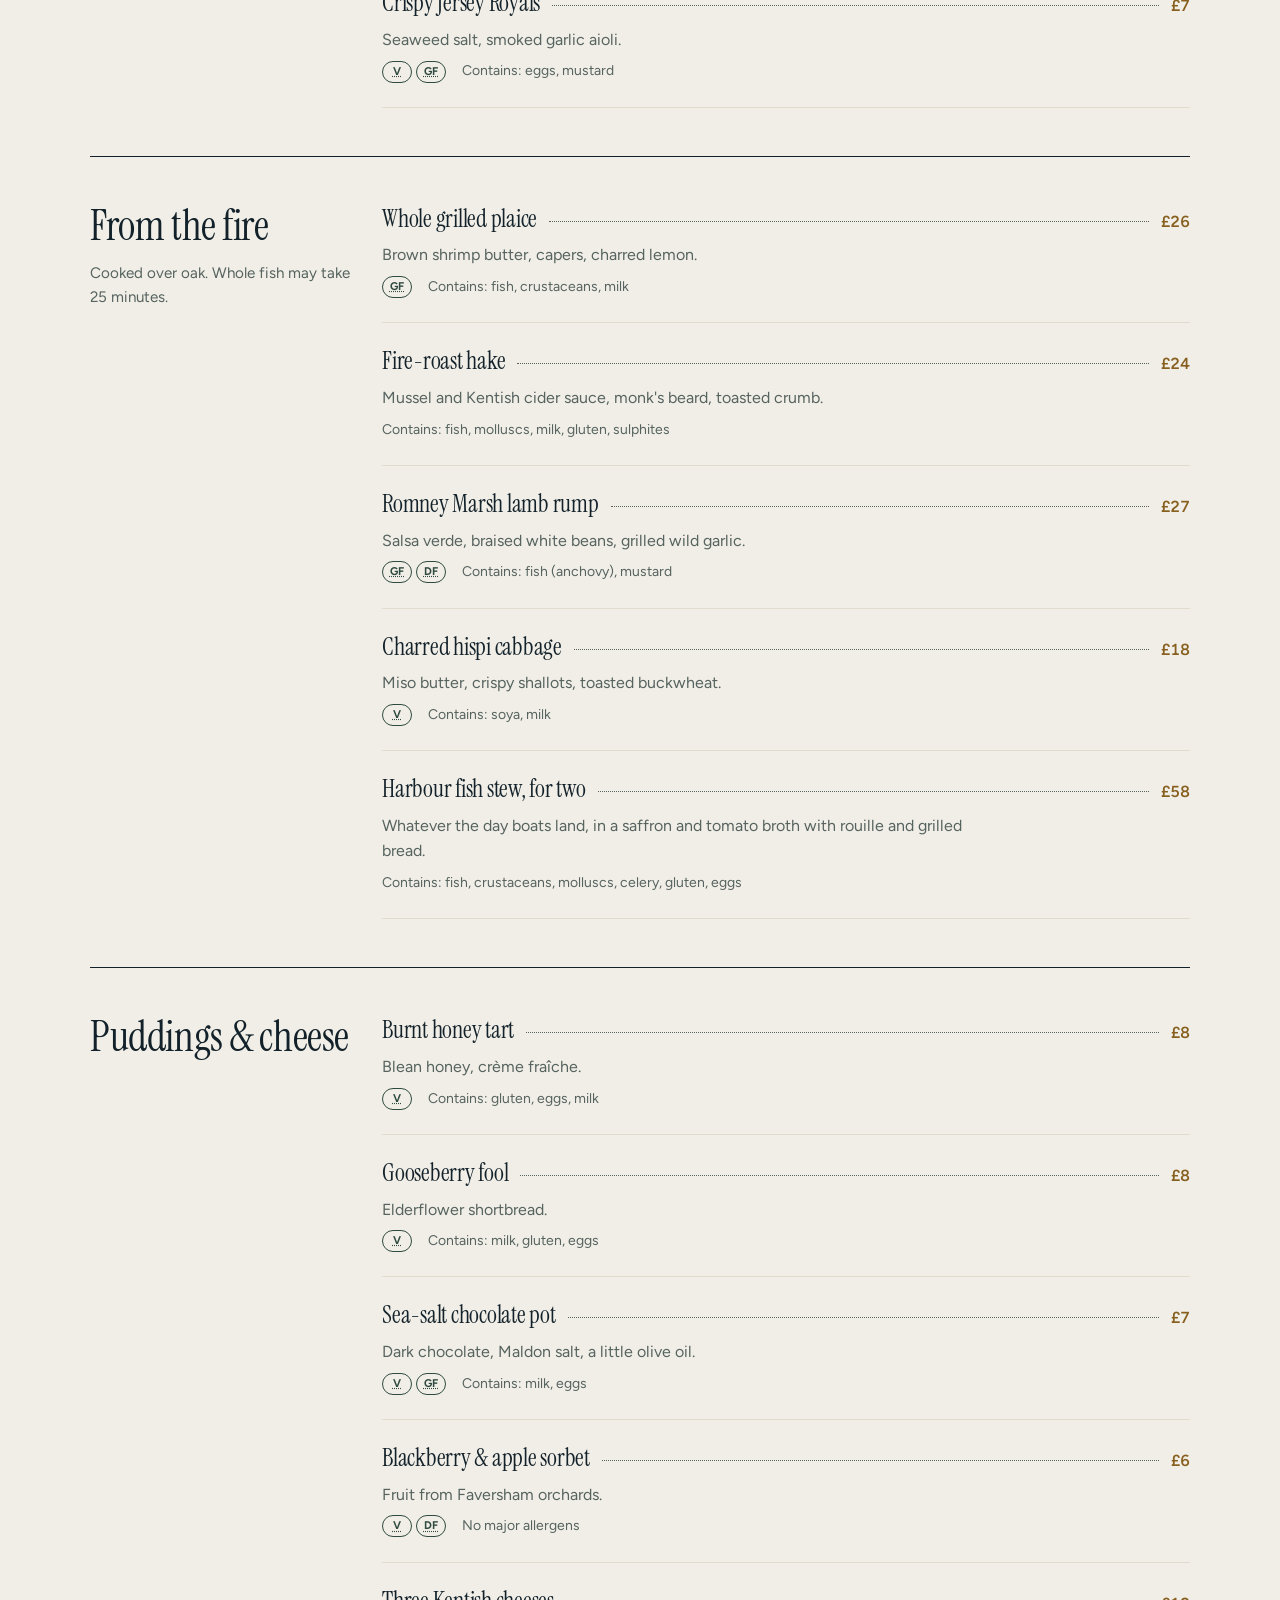
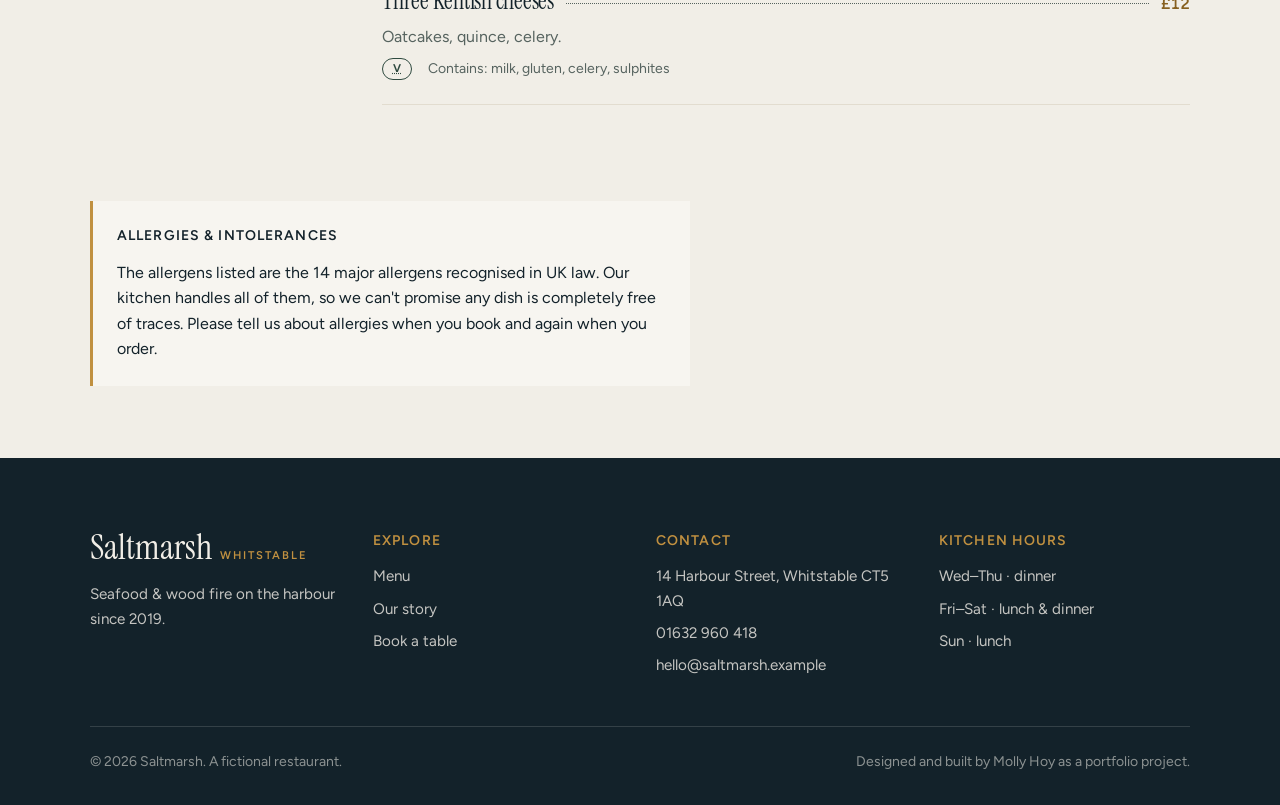
<file: menu.html>
<!DOCTYPE html>
<!-- ==========================================================================
     SALTMARSH — Menu page (menu.html)
     --------------------------------------------------------------------------
     The menu is written in plain HTML, and menu.js adds filtering on top.
     Each dish is an <li class="dish"> with data-* attributes that describe it:

       data-diet="v gf"   → dietary tags, separated by spaces
                            (v = vegetarian, gf = gluten-free, df = dairy-free)

     Each course is a <section class="menu-course" data-course="...">.
     JavaScript reads these attributes to decide what to show or hide.
     ========================================================================== -->
<html lang="en-GB">
<head>
  <meta charset="UTF-8">
  <meta name="viewport" content="width=device-width, initial-scale=1">
  <meta name="description" content="This week's menu at Saltmarsh, Whitstable: oysters, small plates, wood-fired mains and puddings, with dietary and allergen information.">
  <meta name="theme-color" content="#13222a">
  <title>Menu — Saltmarsh, Whitstable</title>
  <link rel="icon" href="data:image/svg+xml,%3Csvg xmlns='http://www.w3.org/2000/svg' viewBox='0 0 64 64'%3E%3Crect width='64' height='64' rx='8' fill='%2313222a'/%3E%3Ctext x='32' y='45' font-family='Georgia,serif' font-size='40' text-anchor='middle' fill='%23c09040'%3ES%3C/text%3E%3C/svg%3E">
  <link rel="preconnect" href="https://fonts.googleapis.com">
  <link rel="preconnect" href="https://fonts.gstatic.com" crossorigin>
  <link rel="stylesheet" href="https://fonts.googleapis.com/css2?family=Figtree:wght@400;500;600;700&family=Instrument+Serif:ital@0;1&display=swap">
  <link rel="stylesheet" href="css/styles.css">
</head>

<body>
  <a class="skip-link" href="#main">Skip to content</a>

  <!-- ===================== SITE HEADER ===================== -->
  <header class="site-header">
    <div class="container site-header__inner">
      <a class="logo" href="index.html" aria-label="Saltmarsh home page">
        <span class="logo__name">Saltmarsh</span>
        <span class="logo__place">Whitstable</span>
      </a>
      <button class="nav-toggle" type="button" aria-expanded="false" aria-controls="site-nav" aria-label="Open menu">
        <span class="nav-toggle__bars"></span>
      </button>
      <nav class="site-nav" id="site-nav" aria-label="Main">
        <ul class="site-nav__list">
          <li><a href="index.html">Home</a></li>
          <li><a href="menu.html" aria-current="page">Menu</a></li>
          <li><a href="about.html">Our story</a></li>
          <li><a href="book.html">Visit</a></li>
        </ul>
        <a class="btn btn--ink" href="book.html">Book a table</a>
      </nav>
    </div>
  </header>

  <main id="main">

    <!-- ===================== PAGE HERO ===================== -->
    <section class="page-hero">
      <div class="container">
        <p class="label">Week of 16 November</p>
        <h1>This week's menu</h1>
        <p>Written each morning from what the boats bring in, so some dishes may change by the evening service.</p>
      </div>
    </section>

    <!-- ===================== FILTER BAR =====================
         The controls are real <button>s and <input>s, so they work with a
         keyboard and screen reader without any extra effort. -->
    <div class="menu-filters">
      <div class="container menu-filters__inner">

        <!-- role="group" + aria-label tells assistive tech these buttons belong together. -->
        <div class="chip-group" role="group" aria-label="Filter by course">
          <button class="chip" type="button" data-course-filter="all" aria-pressed="true">All</button>
          <button class="chip" type="button" data-course-filter="raw" aria-pressed="false">Raw bar</button>
          <button class="chip" type="button" data-course-filter="small" aria-pressed="false">Small plates</button>
          <button class="chip" type="button" data-course-filter="mains" aria-pressed="false">Mains</button>
          <button class="chip" type="button" data-course-filter="puddings" aria-pressed="false">Puddings</button>
        </div>

        <div class="filter-extras">
          <label class="check"><input type="checkbox" id="filter-v" value="v"> Vegetarian</label>
          <label class="check"><input type="checkbox" id="filter-gf" value="gf"> Gluten-free</label>
          <label class="check"><input type="checkbox" id="filter-df" value="df"> Dairy-free</label>

          <div class="search">
            <label class="visually-hidden" for="menu-search">Search the menu</label>
            <input type="search" id="menu-search" placeholder="Search dishes" autocomplete="off">
          </div>
        </div>
      </div>
    </div>

    <!-- ===================== THE MENU ===================== -->
    <div class="section section--tight">
      <div class="container">

        <!-- aria-live="polite": screen readers announce this text whenever it changes. -->
        <p class="menu-count" id="menu-count" aria-live="polite">Showing all 17 dishes</p>

        <!-- ---------- RAW BAR ---------- -->
        <section class="menu-course" data-course="raw" aria-labelledby="course-raw">
          <div>
            <h2 id="course-raw">Raw bar</h2>
            <p class="menu-course__note">Oysters are served by the piece, and only when the tide allows picking.</p>
          </div>
          <ul class="dish-list">
            <li class="dish" data-diet="gf df">
              <div class="dish__head">
                <h3 class="dish__name">Seasalter rock oysters</h3>
                <span class="dish__leader" aria-hidden="true"></span>
                <span class="dish__price">£3.50 each</span>
              </div>
              <p class="dish__desc">Shallot mignonette, lemon.</p>
              <div class="dish__meta">
                <span class="diet-tags"><abbr class="diet-tag" title="Gluten-free">GF</abbr><abbr class="diet-tag" title="Dairy-free">DF</abbr></span>
                <span class="dish__allergens">Contains: molluscs, sulphites</span>
              </div>
            </li>
            <li class="dish" data-diet="gf df">
              <div class="dish__head">
                <h3 class="dish__name">Whitstable native oysters</h3>
                <span class="dish__leader" aria-hidden="true"></span>
                <span class="dish__price">£4.80 each</span>
              </div>
              <p class="dish__desc">September to April only. Served plain, with lemon.</p>
              <div class="dish__meta">
                <span class="diet-tags"><abbr class="diet-tag" title="Gluten-free">GF</abbr><abbr class="diet-tag" title="Dairy-free">DF</abbr></span>
                <span class="dish__allergens">Contains: molluscs</span>
              </div>
            </li>
            <li class="dish" data-diet="gf df">
              <div class="dish__head">
                <h3 class="dish__name">Sea bream crudo</h3>
                <span class="dish__leader" aria-hidden="true"></span>
                <span class="dish__price">£11</span>
              </div>
              <p class="dish__desc">Blood orange, shaved fennel, green chilli, cold-pressed rapeseed oil.</p>
              <div class="dish__meta">
                <span class="diet-tags"><abbr class="diet-tag" title="Gluten-free">GF</abbr><abbr class="diet-tag" title="Dairy-free">DF</abbr></span>
                <span class="dish__allergens">Contains: fish</span>
              </div>
            </li>
          </ul>
        </section>

        <!-- ---------- SMALL PLATES ---------- -->
        <section class="menu-course" data-course="small" aria-labelledby="course-small">
          <div>
            <h2 id="course-small">Small plates</h2>
            <p class="menu-course__note">Two or three per person, to share.</p>
          </div>
          <ul class="dish-list">
            <li class="dish" data-diet="v">
              <div class="dish__head">
                <h3 class="dish__name">Wood-roast leeks</h3>
                <span class="dish__leader" aria-hidden="true"></span>
                <span class="dish__price">£9</span>
              </div>
              <p class="dish__desc">Hazelnut romesco, aged Kentish cheddar.</p>
              <div class="dish__meta">
                <span class="diet-tags"><abbr class="diet-tag" title="Vegetarian">V</abbr></span>
                <span class="dish__allergens">Contains: nuts, milk</span>
              </div>
            </li>
            <li class="dish" data-diet="">
              <div class="dish__head">
                <h3 class="dish__name">Smoked cod's roe</h3>
                <span class="dish__leader" aria-hidden="true"></span>
                <span class="dish__price">£8</span>
              </div>
              <p class="dish__desc">Whipped with lemon, on fire-blistered sourdough flatbread.</p>
              <div class="dish__meta">
                <span class="dish__allergens">Contains: fish, gluten, milk</span>
              </div>
            </li>
            <li class="dish" data-diet="gf df">
              <div class="dish__head">
                <h3 class="dish__name">Grilled Whitstable squid</h3>
                <span class="dish__leader" aria-hidden="true"></span>
                <span class="dish__price">£12</span>
              </div>
              <p class="dish__desc">'Nduja, samphire, charred lemon.</p>
              <div class="dish__meta">
                <span class="diet-tags"><abbr class="diet-tag" title="Gluten-free">GF</abbr><abbr class="diet-tag" title="Dairy-free">DF</abbr></span>
                <span class="dish__allergens">Contains: molluscs</span>
              </div>
            </li>
            <li class="dish" data-diet="v gf">
              <div class="dish__head">
                <h3 class="dish__name">Crispy Jersey Royals</h3>
                <span class="dish__leader" aria-hidden="true"></span>
                <span class="dish__price">£7</span>
              </div>
              <p class="dish__desc">Seaweed salt, smoked garlic aioli.</p>
              <div class="dish__meta">
                <span class="diet-tags"><abbr class="diet-tag" title="Vegetarian">V</abbr><abbr class="diet-tag" title="Gluten-free">GF</abbr></span>
                <span class="dish__allergens">Contains: eggs, mustard</span>
              </div>
            </li>
          </ul>
        </section>

        <!-- ---------- MAINS ---------- -->
        <section class="menu-course" data-course="mains" aria-labelledby="course-mains">
          <div>
            <h2 id="course-mains">From the fire</h2>
            <p class="menu-course__note">Cooked over oak. Whole fish may take 25 minutes.</p>
          </div>
          <ul class="dish-list">
            <li class="dish" data-diet="gf">
              <div class="dish__head">
                <h3 class="dish__name">Whole grilled plaice</h3>
                <span class="dish__leader" aria-hidden="true"></span>
                <span class="dish__price">£26</span>
              </div>
              <p class="dish__desc">Brown shrimp butter, capers, charred lemon.</p>
              <div class="dish__meta">
                <span class="diet-tags"><abbr class="diet-tag" title="Gluten-free">GF</abbr></span>
                <span class="dish__allergens">Contains: fish, crustaceans, milk</span>
              </div>
            </li>
            <li class="dish" data-diet="">
              <div class="dish__head">
                <h3 class="dish__name">Fire-roast hake</h3>
                <span class="dish__leader" aria-hidden="true"></span>
                <span class="dish__price">£24</span>
              </div>
              <p class="dish__desc">Mussel and Kentish cider sauce, monk's beard, toasted crumb.</p>
              <div class="dish__meta">
                <span class="dish__allergens">Contains: fish, molluscs, milk, gluten, sulphites</span>
              </div>
            </li>
            <li class="dish" data-diet="gf df">
              <div class="dish__head">
                <h3 class="dish__name">Romney Marsh lamb rump</h3>
                <span class="dish__leader" aria-hidden="true"></span>
                <span class="dish__price">£27</span>
              </div>
              <p class="dish__desc">Salsa verde, braised white beans, grilled wild garlic.</p>
              <div class="dish__meta">
                <span class="diet-tags"><abbr class="diet-tag" title="Gluten-free">GF</abbr><abbr class="diet-tag" title="Dairy-free">DF</abbr></span>
                <span class="dish__allergens">Contains: fish (anchovy), mustard</span>
              </div>
            </li>
            <li class="dish" data-diet="v">
              <div class="dish__head">
                <h3 class="dish__name">Charred hispi cabbage</h3>
                <span class="dish__leader" aria-hidden="true"></span>
                <span class="dish__price">£18</span>
              </div>
              <p class="dish__desc">Miso butter, crispy shallots, toasted buckwheat.</p>
              <div class="dish__meta">
                <span class="diet-tags"><abbr class="diet-tag" title="Vegetarian">V</abbr></span>
                <span class="dish__allergens">Contains: soya, milk</span>
              </div>
            </li>
            <li class="dish" data-diet="">
              <div class="dish__head">
                <h3 class="dish__name">Harbour fish stew, for two</h3>
                <span class="dish__leader" aria-hidden="true"></span>
                <span class="dish__price">£58</span>
              </div>
              <p class="dish__desc">Whatever the day boats land, in a saffron and tomato broth with rouille and grilled bread.</p>
              <div class="dish__meta">
                <span class="dish__allergens">Contains: fish, crustaceans, molluscs, celery, gluten, eggs</span>
              </div>
            </li>
          </ul>
        </section>

        <!-- ---------- PUDDINGS ---------- -->
        <section class="menu-course" data-course="puddings" aria-labelledby="course-puddings">
          <div>
            <h2 id="course-puddings">Puddings &amp; cheese</h2>
          </div>
          <ul class="dish-list">
            <li class="dish" data-diet="v">
              <div class="dish__head">
                <h3 class="dish__name">Burnt honey tart</h3>
                <span class="dish__leader" aria-hidden="true"></span>
                <span class="dish__price">£8</span>
              </div>
              <p class="dish__desc">Blean honey, crème fraîche.</p>
              <div class="dish__meta">
                <span class="diet-tags"><abbr class="diet-tag" title="Vegetarian">V</abbr></span>
                <span class="dish__allergens">Contains: gluten, eggs, milk</span>
              </div>
            </li>
            <li class="dish" data-diet="v">
              <div class="dish__head">
                <h3 class="dish__name">Gooseberry fool</h3>
                <span class="dish__leader" aria-hidden="true"></span>
                <span class="dish__price">£8</span>
              </div>
              <p class="dish__desc">Elderflower shortbread.</p>
              <div class="dish__meta">
                <span class="diet-tags"><abbr class="diet-tag" title="Vegetarian">V</abbr></span>
                <span class="dish__allergens">Contains: milk, gluten, eggs</span>
              </div>
            </li>
            <li class="dish" data-diet="v gf">
              <div class="dish__head">
                <h3 class="dish__name">Sea-salt chocolate pot</h3>
                <span class="dish__leader" aria-hidden="true"></span>
                <span class="dish__price">£7</span>
              </div>
              <p class="dish__desc">Dark chocolate, Maldon salt, a little olive oil.</p>
              <div class="dish__meta">
                <span class="diet-tags"><abbr class="diet-tag" title="Vegetarian">V</abbr><abbr class="diet-tag" title="Gluten-free">GF</abbr></span>
                <span class="dish__allergens">Contains: milk, eggs</span>
              </div>
            </li>
            <li class="dish" data-diet="v df">
              <div class="dish__head">
                <h3 class="dish__name">Blackberry &amp; apple sorbet</h3>
                <span class="dish__leader" aria-hidden="true"></span>
                <span class="dish__price">£6</span>
              </div>
              <p class="dish__desc">Fruit from Faversham orchards.</p>
              <div class="dish__meta">
                <span class="diet-tags"><abbr class="diet-tag" title="Vegetarian">V</abbr><abbr class="diet-tag" title="Dairy-free">DF</abbr></span>
                <span class="dish__allergens">No major allergens</span>
              </div>
            </li>
            <li class="dish" data-diet="v">
              <div class="dish__head">
                <h3 class="dish__name">Three Kentish cheeses</h3>
                <span class="dish__leader" aria-hidden="true"></span>
                <span class="dish__price">£12</span>
              </div>
              <p class="dish__desc">Oatcakes, quince, celery.</p>
              <div class="dish__meta">
                <span class="diet-tags"><abbr class="diet-tag" title="Vegetarian">V</abbr></span>
                <span class="dish__allergens">Contains: milk, gluten, celery, sulphites</span>
              </div>
            </li>
          </ul>
        </section>

        <!-- Shown by menu.js only when nothing matches the filters. -->
        <div class="menu-empty" id="menu-empty" hidden>
          <h2>No dishes match those filters</h2>
          <p>Try removing a dietary filter or searching for something else.</p>
          <button class="btn btn--ink" type="button" id="menu-reset">Clear all filters</button>
        </div>

        <aside class="allergen-notice">
          <h4>Allergies &amp; intolerances</h4>
          <p>
            The allergens listed are the 14 major allergens recognised in UK law.
            Our kitchen handles all of them, so we can't promise any dish is
            completely free of traces. Please tell us about allergies when you
            book and again when you order.
          </p>
        </aside>
      </div>
    </div>
  </main>

  <!-- ===================== SITE FOOTER ===================== -->
  <footer class="site-footer">
    <div class="container">
      <div class="site-footer__grid">
        <div>
          <a class="logo" href="index.html">
            <span class="logo__name">Saltmarsh</span>
            <span class="logo__place">Whitstable</span>
          </a>
          <p style="margin-top: 1rem">Seafood &amp; wood fire on the harbour since 2019.</p>
        </div>
        <div>
          <h4>Explore</h4>
          <ul>
            <li><a href="menu.html">Menu</a></li>
            <li><a href="about.html">Our story</a></li>
            <li><a href="book.html">Book a table</a></li>
          </ul>
        </div>
        <div>
          <h4>Contact</h4>
          <ul>
            <li>14 Harbour Street, Whitstable CT5 1AQ</li>
            <li>01632 960 418</li>
            <li>hello@saltmarsh.example</li>
          </ul>
        </div>
        <div>
          <h4>Kitchen hours</h4>
          <ul>
            <li>Wed–Thu · dinner</li>
            <li>Fri–Sat · lunch &amp; dinner</li>
            <li>Sun · lunch</li>
          </ul>
        </div>
      </div>
      <div class="site-footer__bottom">
        <p>© <span data-year>2026</span> Saltmarsh. A fictional restaurant.</p>
        <p>Designed and built by Molly Hoy as a portfolio project.</p>
      </div>
    </div>
  </footer>

  <!-- main.js first (shared code), then this page's own script. -->
  <script src="js/main.js"></script>
  <script src="js/menu.js"></script>
</body>
</html>
</file>
<file: css/styles.css>
/* ==========================================================================
   SALTMARSH — Main stylesheet
   --------------------------------------------------------------------------
   One stylesheet is shared by every page. It is organised top-to-bottom
   from the most general rules to the most specific:

     1. Design tokens      (colours, fonts, spacing — the "brand" in one place)
     2. Reset & base       (sensible defaults for every element)
     3. Layout helpers     (containers, sections, grids)
     4. Buttons & links
     5. Site header & navigation (including the mobile menu)
     6. Site footer
     7. Photos & image placeholders
     8. Home page
     9. Menu page
    10. About page (story + gallery + lightbox)
    11. Booking page (form + validation states)
    12. Scroll-reveal animation
    13. Reduced-motion support

   Layout idea: a coastal, nautical-chart feel. Deep sea-ink panels
   alternate with pale "oyster shell" sections; brass is the single accent
   and is used sparingly (buttons, prices, small rules).
   ========================================================================== */


/* ==========================================================================
   1. DESIGN TOKENS
   CSS custom properties ("variables"). Change a value here and it updates
   everywhere it is used. This is how real design systems keep a site
   consistent.
   ========================================================================== */
:root {
  /* --- Colour palette --- */
  --ink: #13222a;          /* deep sea blue-black: main text + dark panels */
  --marsh: #2f4a40;        /* salt-marsh green: secondary dark colour       */
  --oyster: #f1eee7;       /* pale shell white: page background             */
  --shell: #e2dccf;        /* slightly darker shell: lines, card fills      */
  --brass: #c09040;        /* accent on dark backgrounds                    */
  --brass-deep: #87601f;   /* accent on light backgrounds (better contrast) */
  --mist: #56635f;         /* muted text, captions                          */
  --foam: #f7f5f0;         /* lightest surface, e.g. form fields            */
  --error: #a4302a;        /* validation errors (semantic, not the accent)  */
  --success: #2f6b4a;      /* success messages                              */

  /* --- Typography --- */
  --font-display: "Instrument Serif", Georgia, "Times New Roman", serif;
  --font-body: "Figtree", system-ui, -apple-system, "Segoe UI", Roboto, sans-serif;

  /* A type scale: every font size on the site comes from this list.
     clamp(min, preferred, max) lets big headings shrink on small screens. */
  --step--1: 0.875rem;                       /* small print, labels  */
  --step-0: 1rem;                            /* body text            */
  --step-1: 1.2rem;                          /* lead paragraphs      */
  --step-2: 1.6rem;                          /* card titles          */
  --step-3: clamp(2rem, 4vw, 2.6rem);        /* section headings     */
  --step-4: clamp(2.6rem, 6vw, 4rem);        /* page titles          */
  --step-5: clamp(3.2rem, 9vw, 6.4rem);      /* home hero only       */

  /* --- Spacing scale (used for padding, margins and gaps) --- */
  --space-1: 0.25rem;
  --space-2: 0.5rem;
  --space-3: 0.75rem;
  --space-4: 1rem;
  --space-5: 1.5rem;
  --space-6: 2rem;
  --space-7: 3rem;
  --space-8: 4.5rem;
  --space-9: 6.5rem;

  /* --- Layout --- */
  --container: 1180px;                       /* max content width        */
  --gutter: clamp(16px, 4vw, 40px);          /* space at the screen edge */
  --radius: 3px;                             /* small, crisp corners     */
  --header-h: 72px;                          /* height of the top bar    */

  /* --- Motion --- */
  --ease: cubic-bezier(0.22, 1, 0.36, 1);    /* a smooth "ease-out" curve */

  /* This site uses one light visual world on purpose. */
  color-scheme: light;
}


/* ==========================================================================
   2. RESET & BASE
   Browsers add their own default styles, which differ slightly. These
   rules give every element a predictable starting point.
   ========================================================================== */

/* Make width/height include padding and borders (much easier to reason about). */
*,
*::before,
*::after {
  box-sizing: border-box;
}

/* Remove default outer spacing so we control it ourselves. */
body,
h1, h2, h3, h4,
p, figure, blockquote,
ul, ol, dl, dd {
  margin: 0;
}

html {
  /* Smooth scrolling for in-page links (turned off for reduced motion, see §13). */
  scroll-behavior: smooth;
  /* Stops in-page links hiding their target under the sticky header. */
  scroll-padding-top: calc(var(--header-h) + 16px);
}

body {
  background: var(--oyster);
  color: var(--ink);
  font-family: var(--font-body);
  font-size: var(--step-0);
  line-height: 1.6;
  /* Smoother font rendering on macOS. */
  -webkit-font-smoothing: antialiased;
}

/* Headings use the display font. text-wrap: balance stops a single word
   being left alone on the last line. */
h1, h2, h3 {
  font-family: var(--font-display);
  font-weight: 400;
  line-height: 1.05;
  letter-spacing: -0.01em;
  text-wrap: balance;
}

h4 {
  font-size: var(--step--1);
  font-weight: 600;
  letter-spacing: 0.08em;
  text-transform: uppercase;
}

/* Images never overflow their container. */
img {
  display: block;
  max-width: 100%;
  height: auto;
}

a {
  color: inherit;
}

/* Form elements don't inherit fonts by default — make them. */
button,
input,
select,
textarea {
  font: inherit;
  color: inherit;
}

/* A clear, visible focus ring for keyboard users (accessibility). */
:focus-visible {
  outline: 2px solid var(--brass-deep);
  outline-offset: 3px;
}

/* Text for screen readers only: hidden visually but still read aloud. */
.visually-hidden {
  position: absolute;
  width: 1px;
  height: 1px;
  overflow: hidden;
  clip: rect(0 0 0 0);
  clip-path: inset(50%);
  white-space: nowrap;
}

/* "Skip to content" link: invisible until a keyboard user tabs to it. */
.skip-link {
  position: absolute;
  left: var(--space-4);
  top: -100px;
  z-index: 100;
  padding: var(--space-2) var(--space-4);
  background: var(--ink);
  color: var(--oyster);
  border-radius: var(--radius);
}

.skip-link:focus {
  top: var(--space-4);
}


/* ==========================================================================
   3. LAYOUT HELPERS
   ========================================================================== */

/* Centres content and keeps it to a readable maximum width. */
.container {
  width: 100%;
  max-width: var(--container);
  margin-inline: auto;          /* "auto" left/right margins = centred */
  padding-inline: var(--gutter);
}

/* Vertical breathing room for each band of the page. */
.section {
  padding-block: var(--space-9);
}

.section--tight {
  padding-block: var(--space-8);
}

/* Dark sections flip the colours. */
.section--dark {
  background: var(--ink);
  color: var(--oyster);
}

.section--marsh {
  background: var(--marsh);
  color: var(--oyster);
}

/* Section heading block: a small label above a large serif heading. */
.section-head {
  display: grid;
  gap: var(--space-4);
  max-width: 40rem;
  margin-bottom: var(--space-7);
}

.section-head h2 {
  font-size: var(--step-3);
}

.section-head p {
  color: var(--mist);
  font-size: var(--step-1);
}

.section--dark .section-head p,
.section--marsh .section-head p {
  color: rgb(241 238 231 / 0.75);
}

/* Small uppercase label, preceded by a short brass rule. */
.label {
  display: inline-flex;
  align-items: center;
  gap: var(--space-3);
  font-size: var(--step--1);
  font-weight: 600;
  letter-spacing: 0.12em;
  text-transform: uppercase;
  color: var(--brass-deep);
}

.label::before {
  content: "";
  width: 28px;
  height: 1px;
  background: currentColor;
}

.section--dark .label,
.section--marsh .label,
.page-hero .label {
  color: var(--brass);
}

/* Comfortable reading width for long text. */
.prose {
  max-width: 65ch;
  display: grid;
  gap: var(--space-4);
}

.prose .lead {
  font-size: var(--step-1);
}


/* ==========================================================================
   4. BUTTONS & LINKS
   ========================================================================== */
.btn {
  display: inline-flex;
  align-items: center;
  justify-content: center;
  gap: var(--space-2);
  min-height: 48px;                 /* big enough to tap on a phone */
  padding: 0 var(--space-5);
  border: 1px solid transparent;
  border-radius: var(--radius);
  font-weight: 600;
  font-size: 0.95rem;
  letter-spacing: 0.02em;
  text-decoration: none;
  cursor: pointer;
  transition: background-color 0.25s var(--ease), color 0.25s var(--ease),
              border-color 0.25s var(--ease), transform 0.25s var(--ease);
}

.btn:active {
  transform: translateY(1px);
}

/* Main call-to-action: solid brass. */
.btn--primary {
  background: var(--brass);
  color: var(--ink);
}

.btn--primary:hover {
  background: #d3a453;
}

/* Secondary: outline only. Works on light and dark backgrounds. */
.btn--ghost {
  border-color: currentColor;
  background: transparent;
}

.btn--ghost:hover {
  background: rgb(19 34 42 / 0.06);
}

.section--dark .btn--ghost:hover,
.home-hero .btn--ghost:hover {
  background: rgb(241 238 231 / 0.1);
}

/* Dark solid button for light backgrounds. */
.btn--ink {
  background: var(--ink);
  color: var(--oyster);
}

.btn--ink:hover {
  background: var(--marsh);
}

/* Text link with an animated underline. */
.text-link {
  font-weight: 600;
  text-decoration: none;
  background-image: linear-gradient(currentColor, currentColor);
  background-size: 100% 1px;
  background-position: 0 100%;
  background-repeat: no-repeat;
  padding-bottom: 2px;
  transition: background-size 0.3s var(--ease);
}

.text-link:hover {
  background-size: 0% 1px;
  background-position: 100% 100%;
}


/* ==========================================================================
   5. SITE HEADER & NAVIGATION
   ========================================================================== */
.site-header {
  position: sticky;               /* stays at the top while you scroll */
  top: 0;
  z-index: 50;
  background: rgb(241 238 231 / 0.92);
  backdrop-filter: blur(10px);    /* frosted-glass effect behind the bar */
  border-bottom: 1px solid transparent;
  transition: border-color 0.3s var(--ease), box-shadow 0.3s var(--ease);
}

/* JavaScript adds .is-scrolled once you scroll down (see main.js). */
.site-header.is-scrolled {
  border-color: var(--shell);
  box-shadow: 0 6px 24px -18px rgb(19 34 42 / 0.5);
}

.site-header__inner {
  display: flex;
  align-items: center;
  justify-content: space-between;
  gap: var(--space-5);
  height: var(--header-h);
}

/* The wordmark logo. */
.logo {
  display: inline-flex;
  align-items: baseline;
  gap: var(--space-2);
  text-decoration: none;
}

.logo__name {
  font-family: var(--font-display);
  font-size: 1.85rem;
  line-height: 1;
}

.logo__place {
  font-size: 0.7rem;
  font-weight: 600;
  letter-spacing: 0.18em;
  text-transform: uppercase;
  color: var(--mist);
}

/* Desktop navigation: a row of links. */
.site-nav {
  display: flex;
  align-items: center;
  gap: var(--space-6);
}

.site-nav__list {
  display: flex;
  gap: var(--space-5);
  padding: 0;
  list-style: none;
}

.site-nav__list a {
  position: relative;
  padding-block: var(--space-2);
  font-weight: 500;
  text-decoration: none;
}

/* Brass underline that grows on hover and stays on the current page. */
.site-nav__list a::after {
  content: "";
  position: absolute;
  left: 0;
  bottom: 0;
  width: 100%;
  height: 1px;
  background: var(--brass-deep);
  transform: scaleX(0);
  transform-origin: left;
  transition: transform 0.3s var(--ease);
}

.site-nav__list a:hover::after,
.site-nav__list a[aria-current="page"]::after {
  transform: scaleX(1);
}

/* The hamburger button is hidden on desktop. */
.nav-toggle {
  display: none;
  width: 48px;
  height: 48px;
  padding: 0;
  border: 0;
  background: none;
  cursor: pointer;
}

/* Three lines drawn with CSS: the middle <span> plus ::before and ::after. */
.nav-toggle__bars,
.nav-toggle__bars::before,
.nav-toggle__bars::after {
  display: block;
  width: 24px;
  height: 2px;
  margin-inline: auto;
  background: var(--ink);
  transition: transform 0.3s var(--ease), opacity 0.2s;
}

.nav-toggle__bars {
  position: relative;
}

.nav-toggle__bars::before,
.nav-toggle__bars::after {
  content: "";
  position: absolute;
  left: 0;
}

.nav-toggle__bars::before { top: -7px; }
.nav-toggle__bars::after  { top: 7px; }

/* When the menu is open, the three lines morph into an "X". */
.nav-toggle[aria-expanded="true"] .nav-toggle__bars {
  background: transparent;
}

.nav-toggle[aria-expanded="true"] .nav-toggle__bars::before {
  transform: translateY(7px) rotate(45deg);
}

.nav-toggle[aria-expanded="true"] .nav-toggle__bars::after {
  transform: translateY(-7px) rotate(-45deg);
}

/* ----- Mobile navigation (screens narrower than 820px) -----
   A "media query" applies rules only when the condition is true. */
@media (max-width: 820px) {
  .nav-toggle {
    display: block;
  }

  /* The nav becomes a full-width panel that slides down from the header. */
  .site-nav {
    position: fixed;
    inset: var(--header-h) 0 auto 0;    /* top, right, bottom, left */
    flex-direction: column;
    align-items: stretch;
    gap: var(--space-5);
    padding: var(--space-6) var(--gutter) var(--space-7);
    background: var(--oyster);
    border-bottom: 1px solid var(--shell);
    box-shadow: 0 24px 40px -24px rgb(19 34 42 / 0.4);
    /* Hidden by default: moved up and invisible. */
    transform: translateY(-12px);
    opacity: 0;
    visibility: hidden;
    transition: transform 0.35s var(--ease), opacity 0.25s, visibility 0.35s;
  }

  /* JavaScript adds .is-open to show it. */
  .site-nav.is-open {
    transform: none;
    opacity: 1;
    visibility: visible;
  }

  .site-nav__list {
    flex-direction: column;
    gap: 0;
  }

  .site-nav__list a {
    display: block;
    padding-block: var(--space-4);
    border-bottom: 1px solid var(--shell);
    font-family: var(--font-display);
    font-size: var(--step-2);
  }

  .site-nav__list a::after {
    display: none;
  }

  .site-nav .btn {
    width: 100%;
  }
}


/* ==========================================================================
   6. SITE FOOTER
   ========================================================================== */
.site-footer {
  background: var(--ink);
  color: rgb(241 238 231 / 0.8);
  padding-block: var(--space-8) var(--space-6);
  font-size: 0.95rem;
}

/* auto-fit + minmax = as many columns as fit, each at least 200px wide.
   This one line makes the footer responsive without any media queries. */
.site-footer__grid {
  display: grid;
  grid-template-columns: repeat(auto-fit, minmax(200px, 1fr));
  gap: var(--space-6);
  padding-bottom: var(--space-7);
  border-bottom: 1px solid rgb(241 238 231 / 0.15);
}

.site-footer .logo__name {
  color: var(--oyster);
  font-size: 2.2rem;
}

.site-footer .logo__place {
  color: var(--brass);
}

.site-footer h4 {
  margin-bottom: var(--space-3);
  color: var(--brass);
}

.site-footer ul {
  display: grid;
  gap: var(--space-2);
  padding: 0;
  list-style: none;
}

.site-footer a {
  text-decoration: none;
}

.site-footer a:hover {
  color: var(--oyster);
  text-decoration: underline;
}

.site-footer__bottom {
  display: flex;
  flex-wrap: wrap;
  justify-content: space-between;
  gap: var(--space-3);
  padding-top: var(--space-5);
  font-size: var(--step--1);
  color: rgb(241 238 231 / 0.55);
}

/* Opening hours as a two-column list: day on the left, time on the right. */
.hours-list {
  display: grid;
  grid-template-columns: auto 1fr;
  gap: var(--space-1) var(--space-5);
  font-variant-numeric: tabular-nums;   /* digits all the same width */
}

.hours-list dt {
  font-weight: 600;
}

/* Today's row is highlighted by JavaScript (main.js adds .is-today). */
.hours-list .is-today {
  color: var(--brass-deep);
}

.site-footer .hours-list .is-today,
.section--dark .hours-list .is-today {
  color: var(--brass);
}


/* ==========================================================================
   7. PHOTOS & IMAGE PLACEHOLDERS
   Every photo sits inside a <figure class="photo">. If the image file is
   missing (e.g. before you've added your photos to /images), main.js adds
   .is-missing and a designed placeholder shows instead of a broken icon.
   ========================================================================== */
.photo {
  position: relative;
  overflow: hidden;
  aspect-ratio: 4 / 3;             /* default shape; overridden below */
  border-radius: var(--radius);
  /* Placeholder background: a sea gradient with faint "chart" lines. */
  background:
    repeating-linear-gradient(
      -35deg,
      rgb(255 255 255 / 0.05) 0 1px,
      transparent 1px 14px
    ),
    linear-gradient(160deg, #24414a, var(--ink));
}

/* Colour variations so placeholders don't all look the same. */
.photo--marsh {
  background:
    repeating-linear-gradient(-35deg, rgb(255 255 255 / 0.05) 0 1px, transparent 1px 14px),
    linear-gradient(160deg, #4d6b5c, var(--marsh));
}

.photo--sand {
  background:
    repeating-linear-gradient(-35deg, rgb(19 34 42 / 0.06) 0 1px, transparent 1px 14px),
    linear-gradient(160deg, #d9cdb4, #b8a682);
}

/* Shapes. */
.photo--tall   { aspect-ratio: 4 / 5; }
.photo--wide   { aspect-ratio: 16 / 9; }
.photo--square { aspect-ratio: 1 / 1; }

/* The real image fills the frame and crops neatly (object-fit: cover). */
.photo img {
  width: 100%;
  height: 100%;
  object-fit: cover;
  transition: transform 0.8s var(--ease);
}

/* When the image is missing, hide it and show its label as a caption. */
.photo.is-missing img {
  display: none;
}

.photo.is-missing::after {
  content: attr(data-label);       /* reads the text from data-label="..." */
  position: absolute;
  left: var(--space-4);
  bottom: var(--space-4);
  right: var(--space-4);
  padding-top: var(--space-2);
  border-top: 1px solid rgb(255 255 255 / 0.35);
  color: rgb(255 255 255 / 0.85);
  font-size: var(--step--1);
  letter-spacing: 0.04em;
}

.photo--sand.is-missing::after {
  color: rgb(19 34 42 / 0.75);
  border-color: rgb(19 34 42 / 0.3);
}


/* ==========================================================================
   8. HOME PAGE
   ========================================================================== */

/* ----- Hero: text on the left, a tall photo on the right ----- */
.home-hero {
  background: var(--ink);
  color: var(--oyster);
  padding-block: var(--space-8) var(--space-9);
}

.home-hero__grid {
  display: grid;
  grid-template-columns: 1.15fr 0.85fr;   /* two columns, the left wider */
  gap: var(--space-8);
  align-items: center;
}

.home-hero h1 {
  font-size: var(--step-5);
  line-height: 0.95;
  margin-block: var(--space-5);
}

/* Italic serif for one word adds an editorial touch. */
.home-hero h1 em {
  color: var(--brass);
}

.home-hero__lead {
  max-width: 34rem;
  font-size: var(--step-1);
  color: rgb(241 238 231 / 0.8);
}

.home-hero__actions {
  display: flex;
  flex-wrap: wrap;
  gap: var(--space-3);
  margin-top: var(--space-6);
}

/* "Open now" status pill (text filled in by main.js). */
.status-pill {
  display: inline-flex;
  align-items: center;
  gap: var(--space-2);
  padding: var(--space-1) var(--space-3);
  border: 1px solid rgb(241 238 231 / 0.25);
  border-radius: 999px;
  font-size: var(--step--1);
  font-variant-numeric: tabular-nums;
}

.status-pill__dot {
  width: 8px;
  height: 8px;
  border-radius: 50%;
  background: #8a948f;             /* grey = closed */
}

.status-pill.is-open .status-pill__dot {
  background: #6fcf97;             /* green = open */
  box-shadow: 0 0 0 4px rgb(111 207 151 / 0.2);
}

/* Small "tide note" under the hero photo — a detail unique to this business. */
.tide-note {
  display: flex;
  justify-content: space-between;
  gap: var(--space-4);
  margin-top: var(--space-3);
  font-size: var(--step--1);
  color: rgb(241 238 231 / 0.65);
}

/* ----- Intro: a big statement beside a short paragraph ----- */
.intro__grid {
  display: grid;
  grid-template-columns: 1fr 1fr;
  gap: var(--space-8);
  align-items: end;
}

.intro__statement {
  font-family: var(--font-display);
  font-size: var(--step-3);
  line-height: 1.15;
}

/* ----- Three highlights, numbered 01–03 ----- */
.highlights {
  display: grid;
  grid-template-columns: repeat(3, 1fr);
  gap: var(--space-6);
  margin-top: var(--space-8);
  padding: 0;
  list-style: none;
  counter-reset: highlight;          /* a CSS counter for the 01, 02, 03 */
}

.highlight {
  display: grid;
  gap: var(--space-3);
  padding-top: var(--space-5);
  border-top: 1px solid var(--ink);
  counter-increment: highlight;
}

.highlight::before {
  content: counter(highlight, decimal-leading-zero);
  font-size: var(--step--1);
  font-weight: 600;
  color: var(--brass-deep);
}

.highlight h3 {
  font-size: var(--step-2);
}

.highlight p {
  color: var(--mist);
}

/* ----- Signature dishes: three cards ----- */
.dish-cards {
  display: grid;
  grid-template-columns: repeat(3, 1fr);
  gap: var(--space-6);
}

.dish-card {
  display: grid;
  gap: var(--space-4);
  align-content: start;
}

.dish-card__head {
  display: flex;
  justify-content: space-between;
  align-items: baseline;
  gap: var(--space-4);
}

.dish-card h3 {
  font-size: var(--step-2);
}

.dish-card .price {
  color: var(--brass);
}

.dish-card p {
  color: rgb(241 238 231 / 0.75);
}

/* Gentle zoom on the photo when you hover a card. */
.dish-card:hover .photo img {
  transform: scale(1.04);
}

.section-foot {
  margin-top: var(--space-7);
}

/* ----- Visit us: hours, address and a booking prompt ----- */
.visit__grid {
  display: grid;
  grid-template-columns: 1.2fr 1fr 1fr;
  gap: var(--space-7);
  align-items: start;
}

.visit__grid h2 {
  font-size: var(--step-3);
  margin-bottom: var(--space-4);
}

.visit__grid address {
  font-style: normal;
}

.visit__block {
  display: grid;
  gap: var(--space-3);
}

/* ----- Home page responsive rules ----- */
@media (max-width: 960px) {
  .home-hero__grid,
  .intro__grid,
  .visit__grid {
    grid-template-columns: 1fr;        /* stack into a single column */
    gap: var(--space-6);
  }

  .home-hero__media {
    max-width: 480px;
  }

  .dish-cards,
  .highlights {
    grid-template-columns: 1fr 1fr;
  }
}

@media (max-width: 600px) {
  .dish-cards,
  .highlights {
    grid-template-columns: 1fr;
  }

  .section {
    padding-block: var(--space-8);
  }
}


/* ==========================================================================
   Shared inner-page header (Menu, About, Book)
   ========================================================================== */
.page-hero {
  background: var(--ink);
  color: var(--oyster);
  padding-block: var(--space-8);
}

.page-hero h1 {
  font-size: var(--step-4);
  margin-block: var(--space-4);
}

.page-hero p {
  max-width: 40rem;
  font-size: var(--step-1);
  color: rgb(241 238 231 / 0.78);
}


/* ==========================================================================
   9. MENU PAGE
   ========================================================================== */

/* The filter bar sticks below the header so it's always reachable. */
.menu-filters {
  position: sticky;
  top: var(--header-h);
  z-index: 20;
  background: var(--oyster);
  border-bottom: 1px solid var(--shell);
  padding-block: var(--space-4);
}

.menu-filters__inner {
  display: flex;
  flex-wrap: wrap;
  align-items: center;
  justify-content: space-between;
  gap: var(--space-4);
}

/* Course "chips" (All, Raw bar, Small plates...). */
.chip-group {
  display: flex;
  flex-wrap: wrap;
  gap: var(--space-2);
}

.chip {
  min-height: 40px;
  padding: 0 var(--space-4);
  border: 1px solid var(--shell);
  border-radius: 999px;
  background: var(--foam);
  font-size: 0.9rem;
  font-weight: 500;
  cursor: pointer;
  transition: background-color 0.2s, border-color 0.2s, color 0.2s;
}

.chip:hover {
  border-color: var(--ink);
}

/* aria-pressed="true" marks the active chip — styled AND read by screen readers. */
.chip[aria-pressed="true"] {
  background: var(--ink);
  border-color: var(--ink);
  color: var(--oyster);
}

.filter-extras {
  display: flex;
  flex-wrap: wrap;
  align-items: center;
  gap: var(--space-4);
}

/* Custom-styled checkboxes for dietary filters. */
.check {
  display: inline-flex;
  align-items: center;
  gap: var(--space-2);
  font-size: 0.9rem;
  cursor: pointer;
}

.check input {
  width: 18px;
  height: 18px;
  accent-color: var(--ink);          /* colours the native checkbox */
}

/* Search box with a magnifying-glass icon drawn in CSS. */
.search {
  position: relative;
}

.search input {
  width: 220px;
  min-height: 40px;
  padding: 0 var(--space-4) 0 2.4rem;
  border: 1px solid var(--shell);
  border-radius: 999px;
  background: var(--foam);
}

.search::before {
  content: "";
  position: absolute;
  left: 14px;
  top: 50%;
  width: 11px;
  height: 11px;
  border: 2px solid var(--mist);
  border-radius: 50%;
  transform: translateY(-60%);
  pointer-events: none;
}

.search::after {
  content: "";
  position: absolute;
  left: 25px;
  top: 58%;
  width: 6px;
  height: 2px;
  background: var(--mist);
  transform: rotate(45deg);
  pointer-events: none;
}

/* "Showing 16 dishes" — announced to screen readers when it changes. */
.menu-count {
  margin-bottom: var(--space-6);
  color: var(--mist);
  font-size: 0.95rem;
}

/* Each course: heading on the left, dishes on the right. */
.menu-course {
  display: grid;
  grid-template-columns: 260px 1fr;
  gap: var(--space-6);
  padding-block: var(--space-7);
  border-top: 1px solid var(--ink);
}

.menu-course h2 {
  font-size: var(--step-3);
}

.menu-course__note {
  margin-top: var(--space-3);
  color: var(--mist);
  font-size: 0.95rem;
}

.dish-list {
  display: grid;
  gap: var(--space-5);
  padding: 0;
  list-style: none;
}

.dish {
  display: grid;
  gap: var(--space-2);
  padding-bottom: var(--space-5);
  border-bottom: 1px solid var(--shell);
}

/* Dish name ........ price — the dotted "leader" line is a flex child that grows. */
.dish__head {
  display: flex;
  align-items: baseline;
  gap: var(--space-3);
}

.dish__name {
  font-family: var(--font-display);
  font-size: 1.5rem;
  line-height: 1.2;
}

.dish__leader {
  flex: 1;
  min-width: 24px;
  border-bottom: 1px dotted var(--mist);
  transform: translateY(-5px);
}

.dish__price {
  font-weight: 600;
  color: var(--brass-deep);
  font-variant-numeric: tabular-nums;
  white-space: nowrap;
}

.dish__desc {
  color: var(--mist);
  max-width: 60ch;
}

.dish__meta {
  display: flex;
  flex-wrap: wrap;
  align-items: center;
  gap: var(--space-2) var(--space-4);
  font-size: var(--step--1);
}

.diet-tags {
  display: flex;
  gap: var(--space-1);
}

/* Small dietary badges: V, GF, DF. */
.diet-tag {
  display: inline-grid;
  place-items: center;
  min-width: 30px;
  height: 22px;
  padding: 0 6px;
  border: 1px solid var(--marsh);
  border-radius: 999px;
  color: var(--marsh);
  font-size: 0.7rem;
  font-weight: 700;
  letter-spacing: 0.04em;
}

.dish__allergens {
  color: var(--mist);
}

/* JavaScript adds the hidden attribute to filtered-out dishes; make sure
   our display:grid rule doesn't override it. */
.dish[hidden],
.menu-course[hidden] {
  display: none;
}

/* Shown when no dishes match the filters. */
.menu-empty {
  display: grid;
  justify-items: start;
  gap: var(--space-4);
  padding: var(--space-7) 0;
  border-top: 1px solid var(--ink);
}

.menu-empty h2 {
  font-size: var(--step-3);
}

.menu-empty[hidden] {
  display: none;
}

.allergen-notice {
  display: grid;
  gap: var(--space-3);
  max-width: 60ch;
  margin-top: var(--space-7);
  padding: var(--space-5);
  border-left: 3px solid var(--brass);
  background: var(--foam);
}

@media (max-width: 820px) {
  .menu-course {
    grid-template-columns: 1fr;
    gap: var(--space-4);
  }

  .menu-filters {
    position: static;     /* sticky filters take too much room on phones */
  }

  .search,
  .search input {
    width: 100%;
  }

  .filter-extras {
    width: 100%;
  }
}


/* ==========================================================================
   10. ABOUT PAGE
   ========================================================================== */
.story__grid {
  display: grid;
  grid-template-columns: 1fr 1fr;
  gap: var(--space-8);
  align-items: center;
}

/* Two photos overlapping, offset for an editorial look. */
.story__media {
  position: relative;
  padding-bottom: var(--space-8);
}

.story__media .photo:nth-child(2) {
  position: absolute;
  right: 0;
  bottom: 0;
  width: 52%;
  border: 8px solid var(--oyster);
}

.story__media .photo:first-child {
  width: 82%;
}

.chef-quote {
  margin-top: var(--space-5);
  padding-left: var(--space-5);
  border-left: 2px solid var(--brass);
  font-family: var(--font-display);
  font-size: var(--step-2);
  line-height: 1.25;
}

.chef-quote cite {
  display: block;
  margin-top: var(--space-3);
  font-family: var(--font-body);
  font-size: var(--step--1);
  font-style: normal;
  color: var(--mist);
}

/* Suppliers: a simple "where it comes from" table. */
.suppliers {
  display: grid;
  grid-template-columns: repeat(auto-fit, minmax(240px, 1fr));
  gap: var(--space-6);
  padding: 0;
  list-style: none;
}

.supplier {
  display: grid;
  gap: var(--space-2);
  padding-top: var(--space-4);
  border-top: 1px solid rgb(241 238 231 / 0.3);
}

.supplier__miles {
  font-size: var(--step--1);
  font-variant-numeric: tabular-nums;
  color: var(--brass);
}

.supplier h3 {
  font-size: var(--step-2);
}

.supplier p {
  color: rgb(241 238 231 / 0.75);
}

/* ----- Gallery: a CSS Grid "mosaic" where some tiles span two cells ----- */
.gallery {
  display: grid;
  grid-template-columns: repeat(4, 1fr);
  grid-auto-rows: 220px;
  gap: var(--space-3);
}

.gallery__item {
  padding: 0;
  border: 0;
  background: none;
  cursor: zoom-in;
  border-radius: var(--radius);
}

/* Tiles 1 and 4 are big: two columns wide and two rows tall. */
.gallery__item:nth-child(1),
.gallery__item:nth-child(4) {
  grid-column: span 2;
  grid-row: span 2;
}

.gallery__item .photo {
  aspect-ratio: auto;            /* let the grid decide the shape */
  height: 100%;
}

.gallery__item:hover .photo img {
  transform: scale(1.05);
}

@media (max-width: 820px) {
  .story__grid {
    grid-template-columns: 1fr;
  }

  .gallery {
    grid-template-columns: 1fr 1fr;
    grid-auto-rows: 160px;
  }
}

/* ----- Lightbox: a full-screen photo viewer (a "modal") ----- */
.lightbox {
  position: fixed;
  inset: 0;
  z-index: 200;
  display: grid;
  grid-template-columns: auto 1fr auto;
  align-items: center;
  gap: var(--space-4);
  padding: var(--space-6) var(--gutter);
  background: rgb(10 18 22 / 0.94);
  color: var(--oyster);
  opacity: 0;
  visibility: hidden;
  transition: opacity 0.3s var(--ease), visibility 0.3s;
}

.lightbox.is-open {
  opacity: 1;
  visibility: visible;
}

.lightbox__figure {
  display: grid;
  gap: var(--space-3);
  justify-items: center;
  max-height: 100%;
}

.lightbox__figure .photo {
  width: min(100%, 1000px);
  max-height: 75vh;
  aspect-ratio: 3 / 2;
}

.lightbox__figure img {
  object-fit: contain;
  background: #000;
}

.lightbox__caption {
  font-size: 0.95rem;
  color: rgb(241 238 231 / 0.8);
  font-variant-numeric: tabular-nums;
}

.lightbox__btn {
  display: grid;
  place-items: center;
  width: 48px;
  height: 48px;
  border: 1px solid rgb(241 238 231 / 0.3);
  border-radius: 50%;
  background: transparent;
  color: var(--oyster);
  font-size: 1.4rem;
  cursor: pointer;
  transition: background-color 0.2s;
}

.lightbox__btn:hover {
  background: rgb(241 238 231 / 0.12);
}

.lightbox__close {
  position: absolute;
  top: var(--space-4);
  right: var(--gutter);
}

/* Prevents the page behind scrolling while a modal or menu is open. */
body.no-scroll {
  overflow: hidden;
}

@media (max-width: 600px) {
  .lightbox {
    grid-template-columns: 1fr 1fr;
    align-content: center;
  }

  .lightbox__figure {
    grid-column: 1 / -1;
    grid-row: 1;
  }

  .lightbox__prev { justify-self: start; }
  .lightbox__next { justify-self: end; }
}


/* ==========================================================================
   11. BOOKING PAGE
   ========================================================================== */
.booking__grid {
  display: grid;
  grid-template-columns: 1.5fr 1fr;
  gap: var(--space-8);
  align-items: start;
}

.booking-form {
  display: grid;
  gap: var(--space-6);
}

.booking-form[hidden] {
  display: none;
}

/* <fieldset> groups related fields; we restyle the browser's default box. */
.booking-form fieldset {
  display: grid;
  grid-template-columns: 1fr 1fr;
  gap: var(--space-5);
  margin: 0;
  padding: 0;
  border: 0;
}

.booking-form legend {
  grid-column: 1 / -1;
  margin-bottom: var(--space-4);
  padding: 0;
  font-family: var(--font-display);
  font-size: var(--step-2);
}

.field {
  display: grid;
  gap: var(--space-2);
  align-content: start;
}

/* A field that should take the full row. */
.field--full {
  grid-column: 1 / -1;
}

.field label {
  font-weight: 600;
  font-size: 0.95rem;
}

.field .optional {
  font-weight: 400;
  color: var(--mist);
}

.field input,
.field select,
.field textarea {
  width: 100%;
  min-height: 50px;
  padding: var(--space-3) var(--space-4);
  border: 1px solid #c9c1b1;
  border-radius: var(--radius);
  background: var(--foam);
  transition: border-color 0.2s, box-shadow 0.2s;
}

.field textarea {
  min-height: 110px;
  resize: vertical;
}

.field input:focus,
.field select:focus,
.field textarea:focus {
  outline: none;
  border-color: var(--ink);
  box-shadow: 0 0 0 3px rgb(19 34 42 / 0.12);
}

.field__hint {
  font-size: var(--step--1);
  color: var(--mist);
}

/* Error state: booking.js sets aria-invalid="true" on a field that fails. */
.field [aria-invalid="true"] {
  border-color: var(--error);
  background: #fcf4f2;
}

.field__error {
  min-height: 1.2em;                 /* reserves space so the layout doesn't jump */
  font-size: var(--step--1);
  font-weight: 600;
  color: var(--error);
}

.field__error:empty {
  min-height: 0;
}

/* Checkbox row for the policy agreement. */
.consent {
  display: flex;
  gap: var(--space-3);
  align-items: flex-start;
}

.consent input {
  width: 20px;
  height: 20px;
  margin-top: 3px;
  flex-shrink: 0;
  accent-color: var(--ink);
}

/* Info box for large groups. */
.notice {
  grid-column: 1 / -1;
  padding: var(--space-4);
  border-left: 3px solid var(--brass);
  background: var(--foam);
  font-size: 0.95rem;
}

.notice[hidden] {
  display: none;
}

.form-actions {
  display: flex;
  flex-wrap: wrap;
  align-items: center;
  gap: var(--space-4);
}

.form-actions .field__hint {
  max-width: 32ch;
}

/* Confirmation panel shown after a valid booking request. */
.confirmation {
  display: grid;
  gap: var(--space-5);
  padding: var(--space-7) var(--space-6);
  border-top: 3px solid var(--success);
  background: var(--foam);
}

.confirmation[hidden] {
  display: none;
}

.confirmation h2 {
  font-size: var(--step-3);
}

.summary {
  display: grid;
  grid-template-columns: auto 1fr;
  gap: var(--space-2) var(--space-5);
  font-variant-numeric: tabular-nums;
}

.summary dt {
  color: var(--mist);
}

.summary dd {
  font-weight: 600;
}

.demo-note {
  font-size: var(--step--1);
  color: var(--mist);
}

/* Sidebar with hours and contact details. */
.booking-aside {
  position: sticky;
  top: calc(var(--header-h) + var(--space-5));
  display: grid;
  gap: var(--space-6);
  padding: var(--space-6);
  background: var(--ink);
  color: var(--oyster);
  border-radius: var(--radius);
}

.booking-aside h2 {
  font-size: var(--step-2);
  margin-bottom: var(--space-3);
}

.booking-aside address {
  font-style: normal;
}

.booking-aside a {
  color: var(--brass);
}

@media (max-width: 900px) {
  .booking__grid {
    grid-template-columns: 1fr;
  }

  .booking-aside {
    position: static;
  }
}

@media (max-width: 560px) {
  .booking-form fieldset {
    grid-template-columns: 1fr;
  }
}


/* ==========================================================================
   12. SCROLL-REVEAL ANIMATION
   Elements with .reveal slide up gently as they enter the screen. They are
   ALWAYS visible (we only move them, never hide them) so nothing is lost if
   JavaScript fails or the visitor scrolls fast.
   ========================================================================== */
.js .reveal {
  transform: translateY(28px);
  transition: transform 0.9s var(--ease);
}

.js .reveal.is-visible {
  transform: none;
}

/* Hero text fades up once on page load. */
.load-in {
  animation: load-in 0.9s var(--ease) both;
}

.load-in--2 { animation-delay: 0.1s; }
.load-in--3 { animation-delay: 0.2s; }

@keyframes load-in {
  from {
    transform: translateY(16px);
    opacity: 0.4;
  }
  to {
    transform: none;
    opacity: 1;
  }
}


/* ==========================================================================
   13. REDUCED MOTION
   Some people get dizzy or unwell from motion. Their operating system can
   ask websites to tone it down — we respect that here.
   ========================================================================== */
@media (prefers-reduced-motion: reduce) {
  html {
    scroll-behavior: auto;
  }

  *,
  *::before,
  *::after {
    animation-duration: 0.01ms !important;
    animation-iteration-count: 1 !important;
    transition-duration: 0.01ms !important;
  }

  .js .reveal {
    transform: none;
  }
}
</file>
